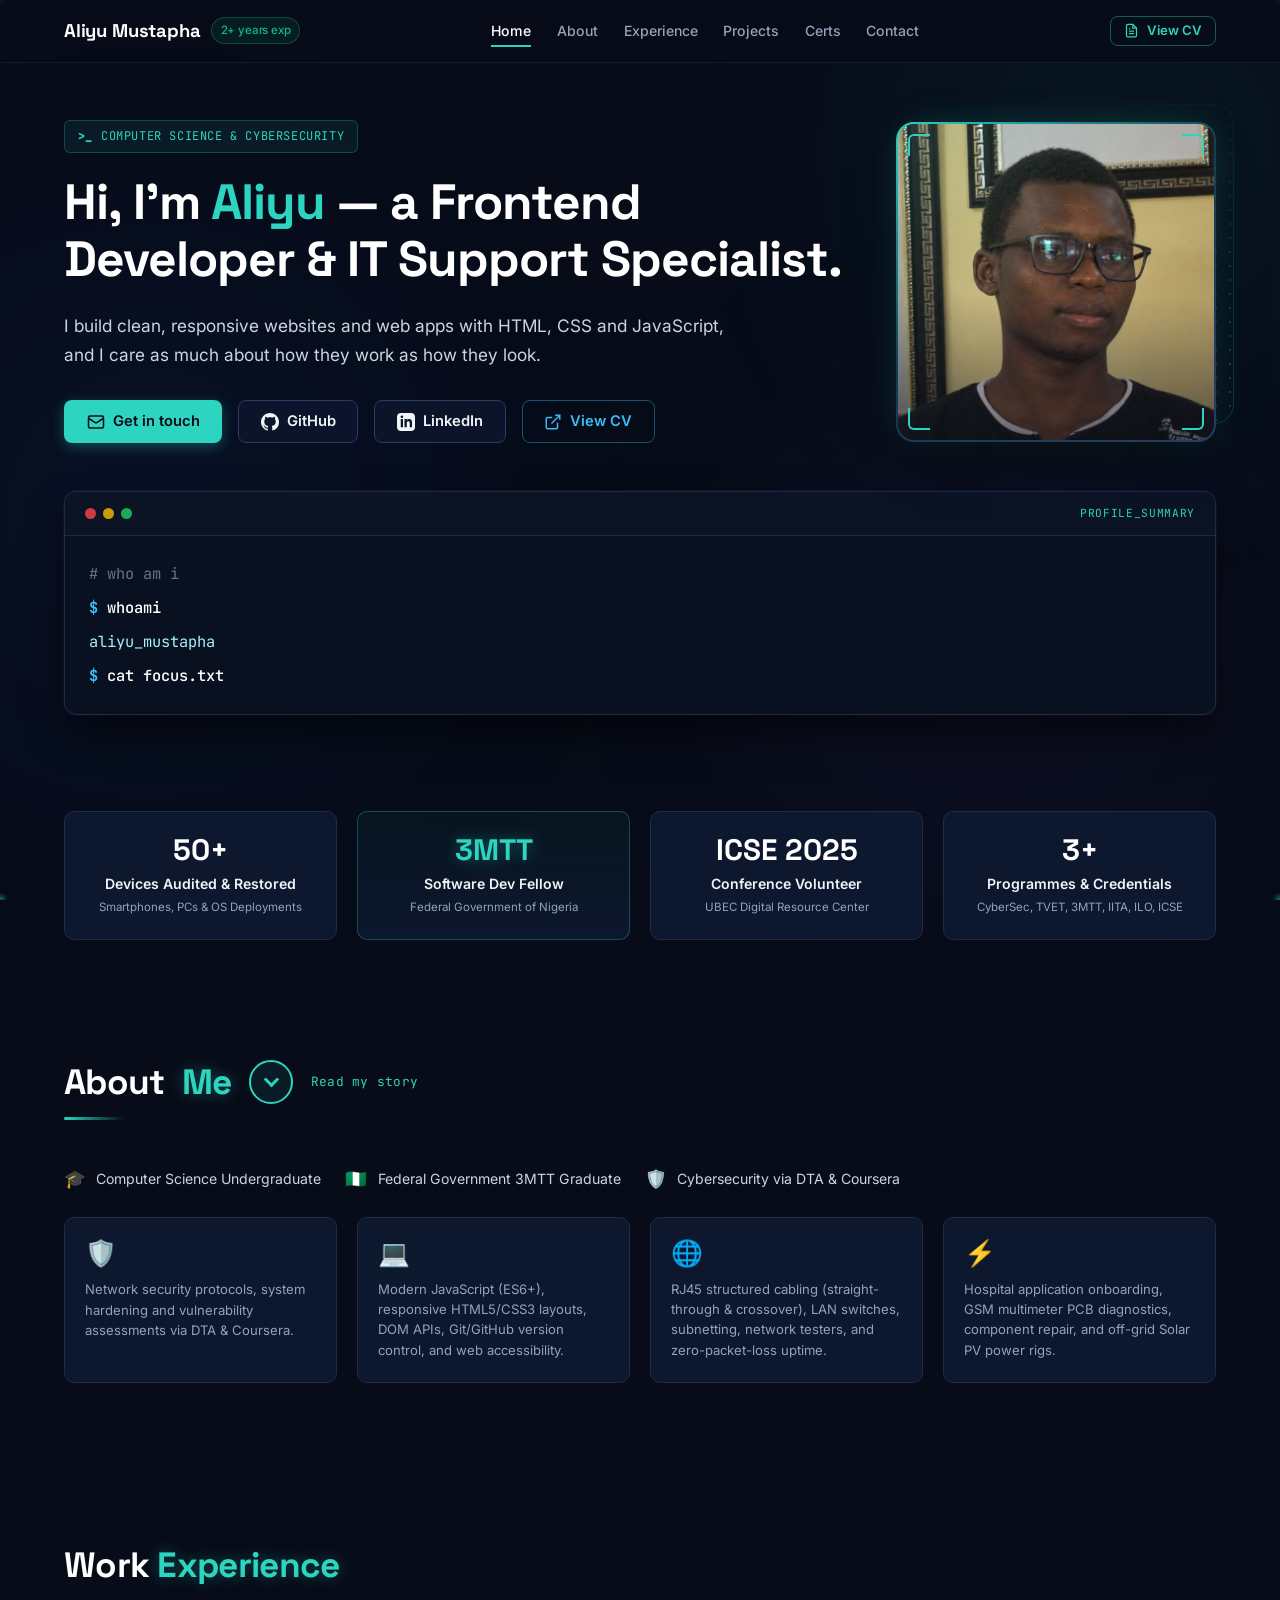
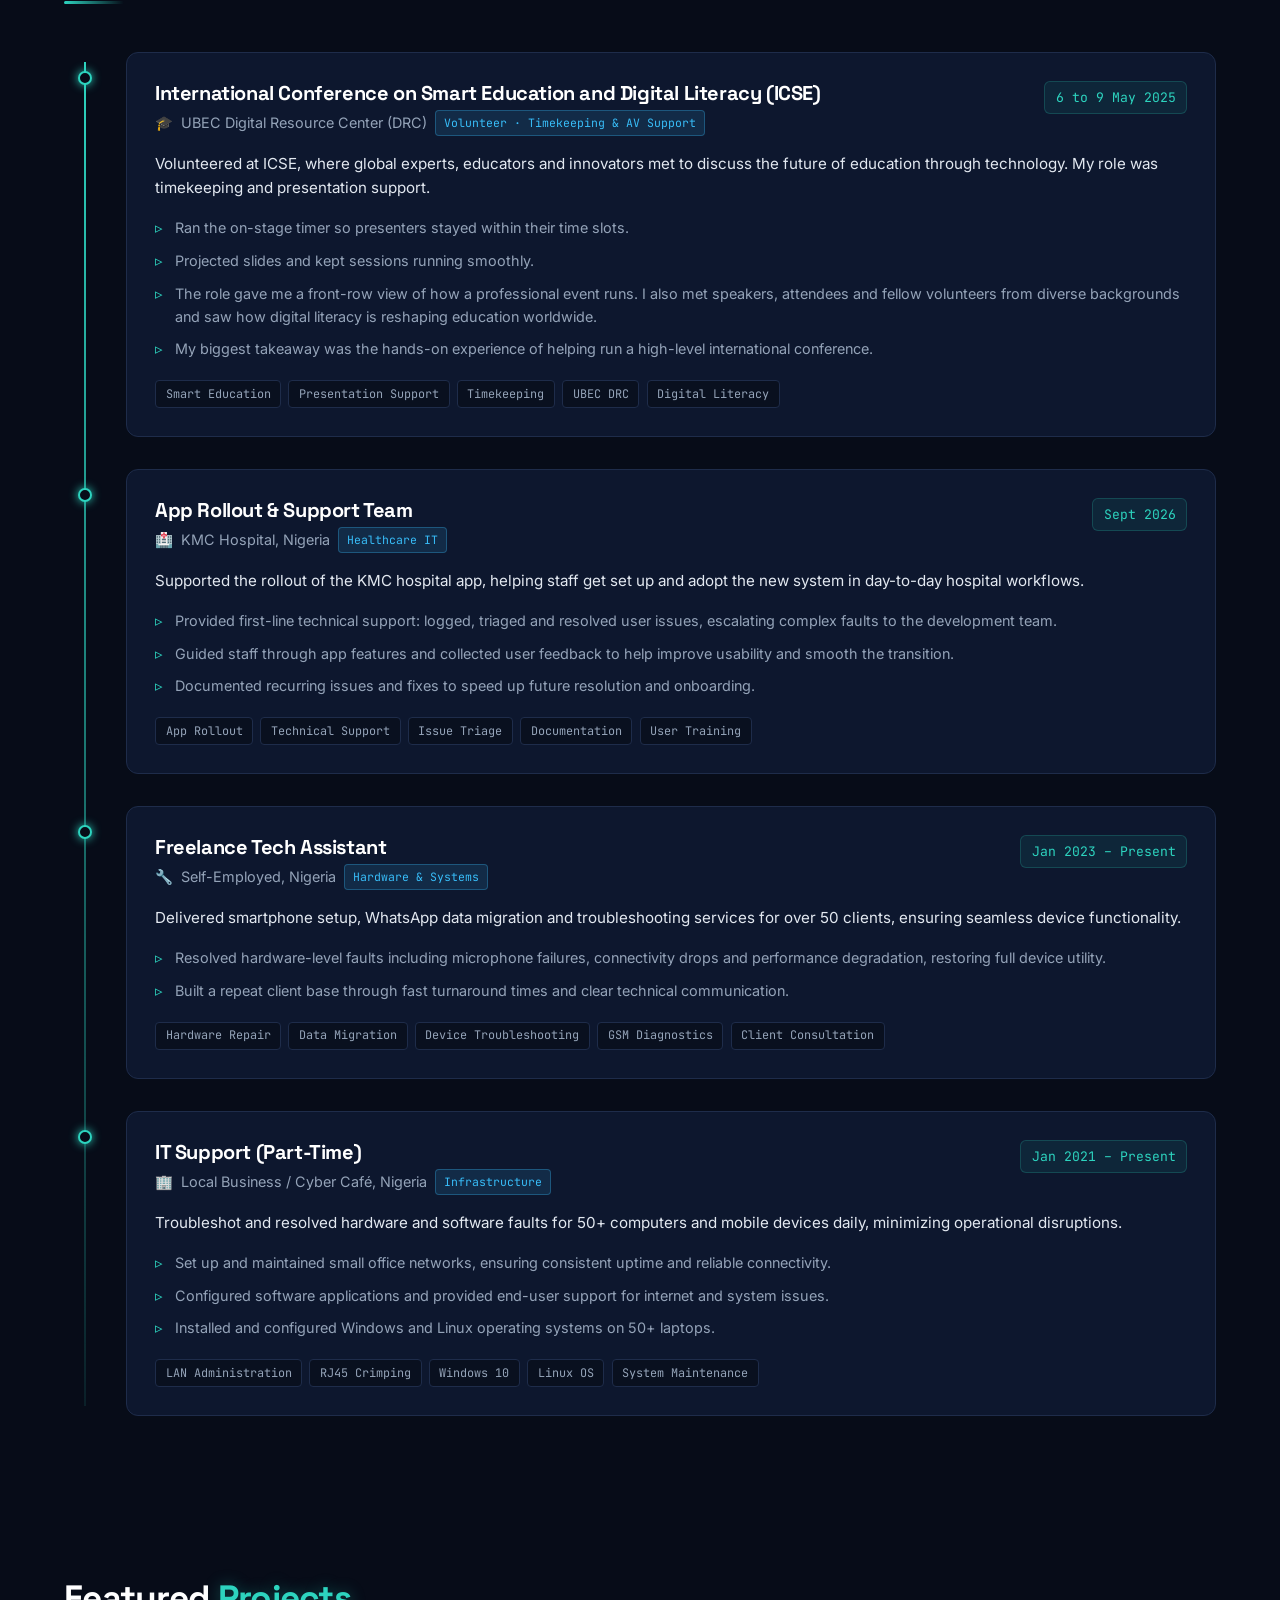
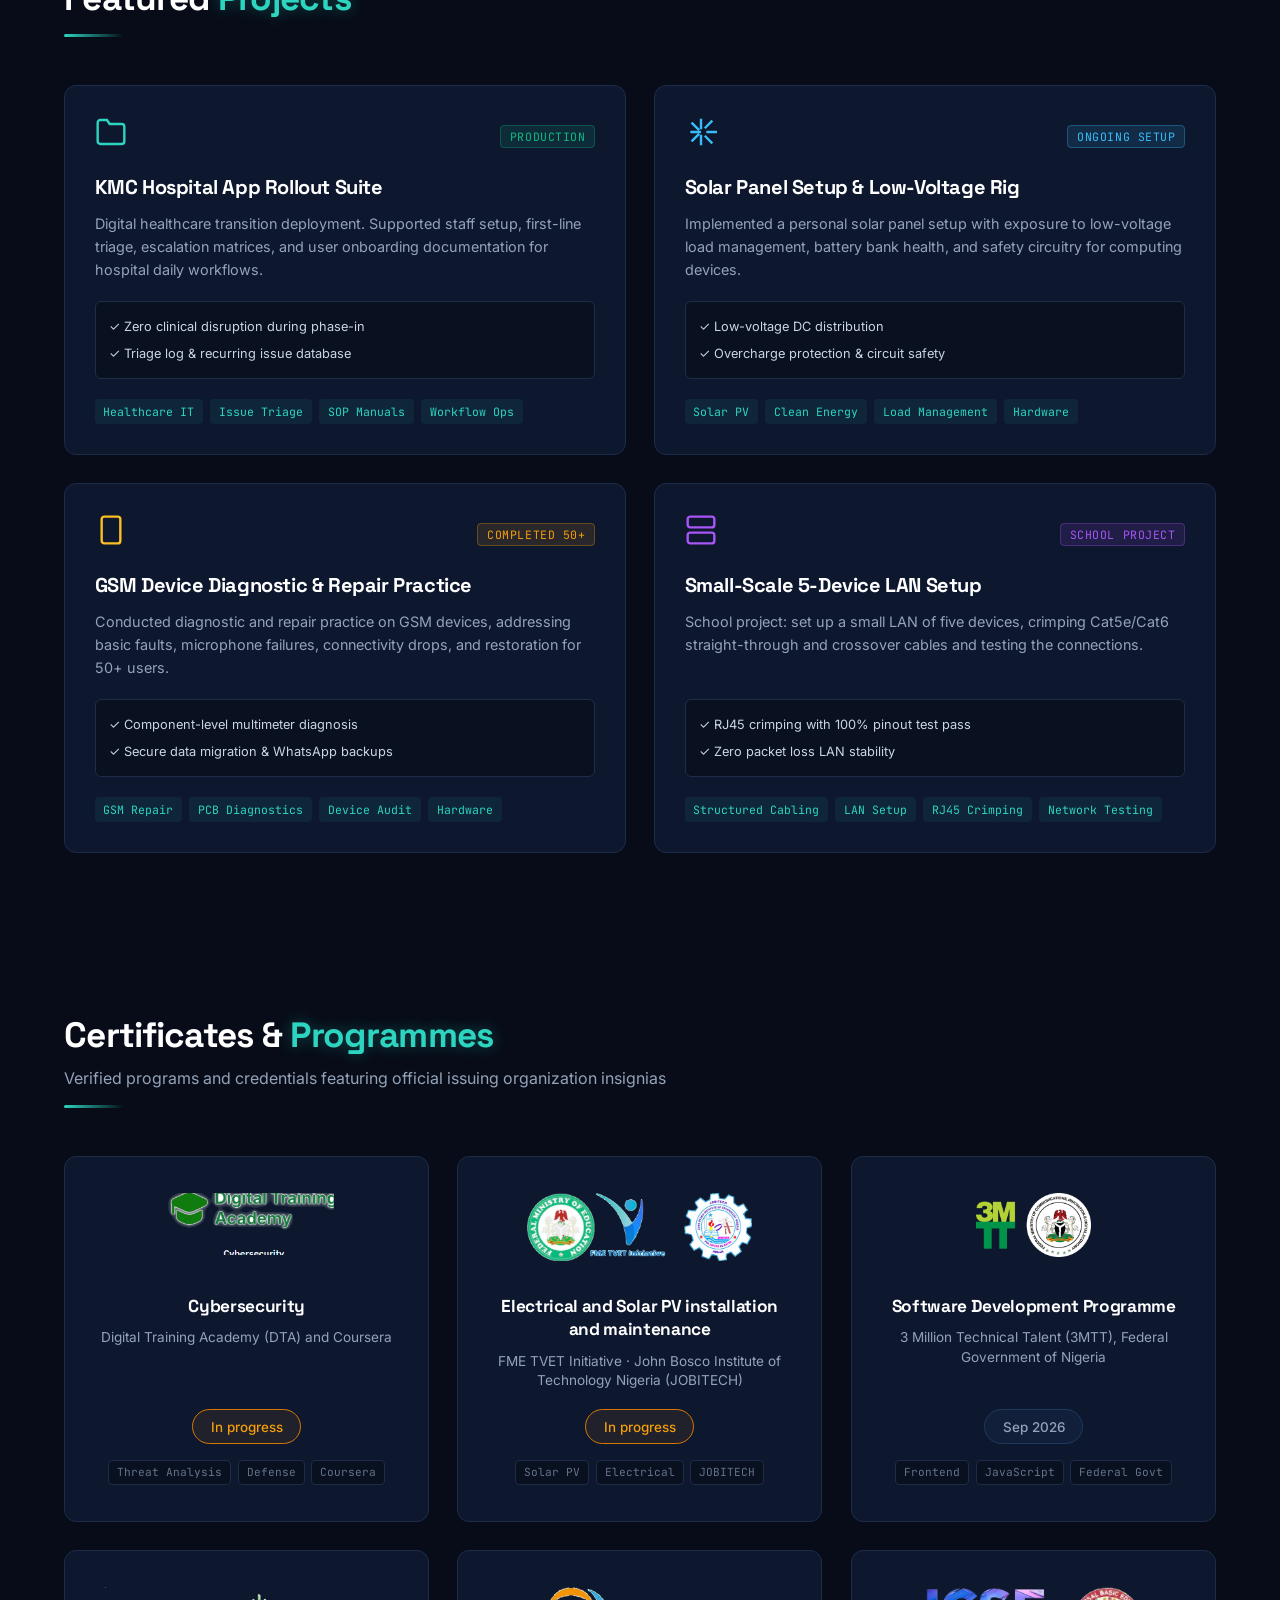
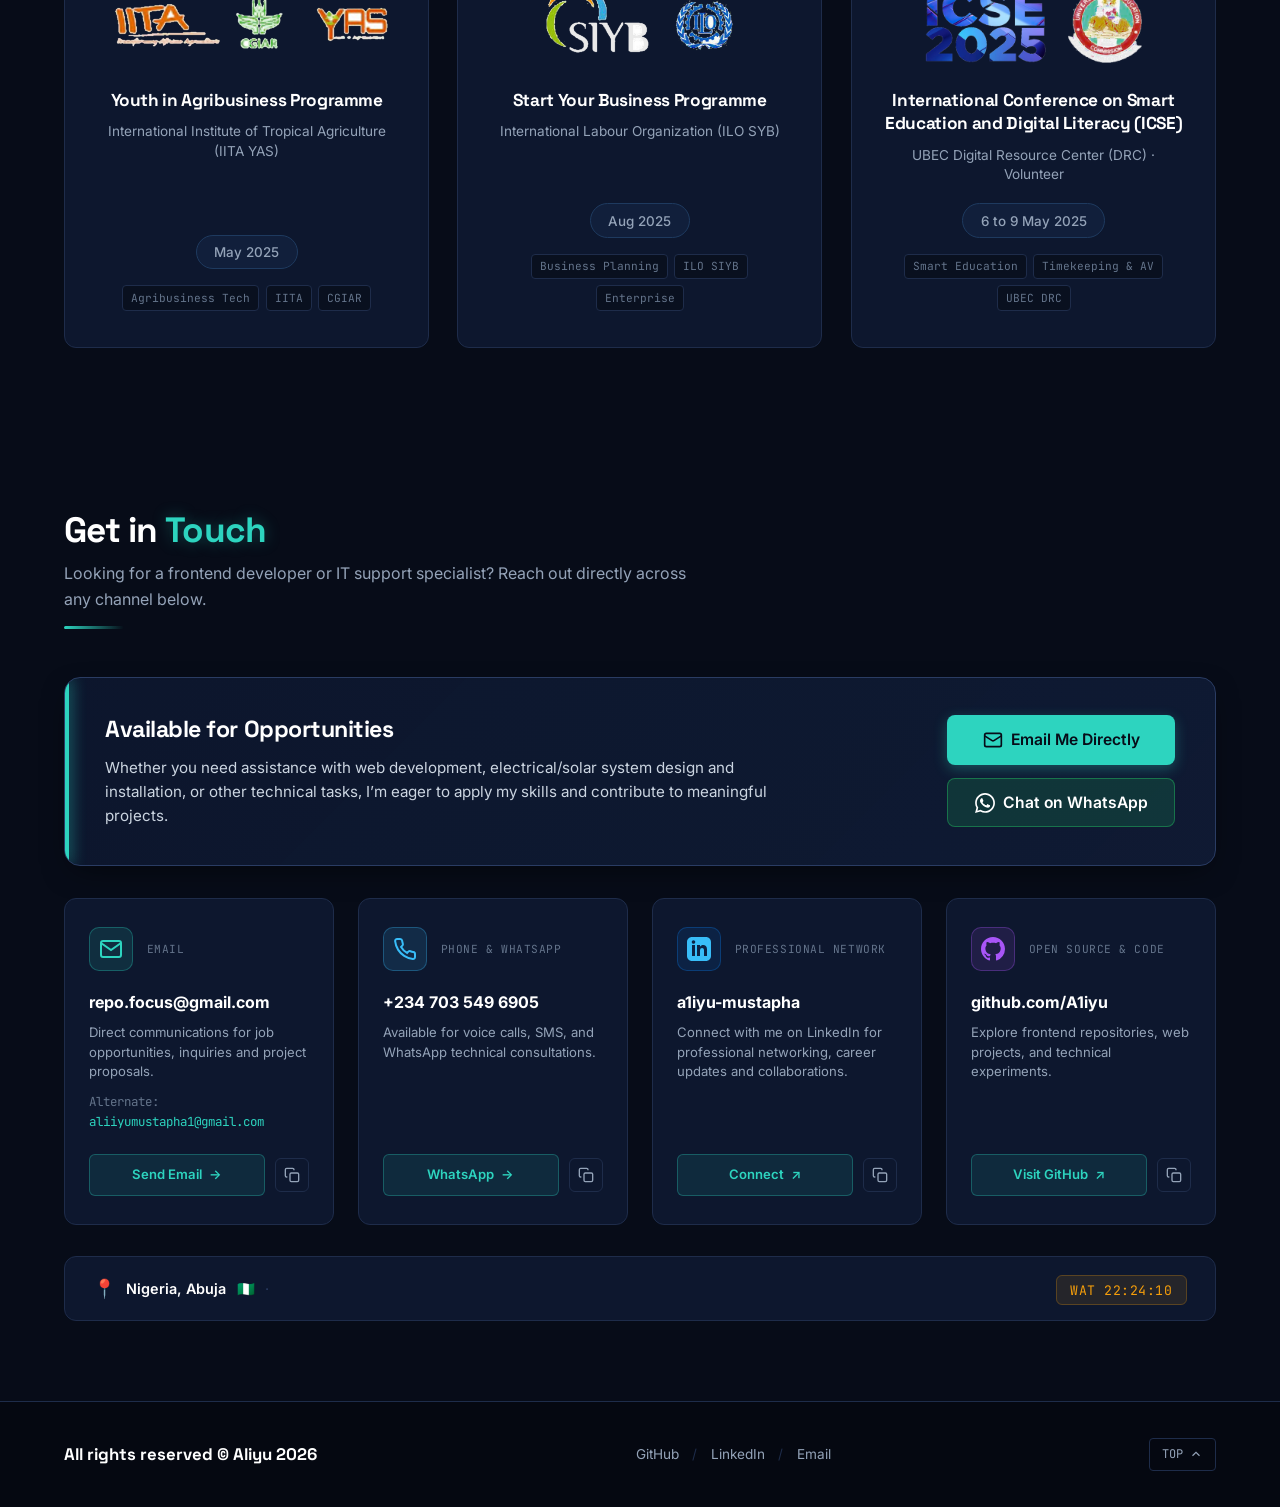
<file: index.html>
<!DOCTYPE html>
<html lang="en">

<head>
  <meta charset="UTF-8">
  <meta name="viewport" content="width=device-width, initial-scale=1.0">
  <title>Aliyu Mustapha Abdulhamid</title>
  <meta name="description"
    content="Portfolio of Aliyu Mustapha Abdulhamid - Computer Science undergraduate, Frontend Developer, IT Support Specialist, and Cybersecurity enthusiast based in Nigeria.">
  <meta name="keywords"
    content="Aliyu Mustapha Abdulhamid, Frontend Developer, IT Support, Cybersecurity, 3MTT, Nigeria, Web Development, Networking">
  <meta name="author" content="Aliyu Mustapha Abdulhamid">

  <!-- Open Graph -->
  <meta property="og:title" content="Aliyu Mustapha Abdulhamid | Portfolio">
  <meta property="og:description"
    content="Computer Science undergraduate and frontend developer in Nigeria, with hands-on IT support, hospital app rollout support and a growing focus on cybersecurity.">
  <meta property="og:type" content="website">

  <!-- Favicon -->
  <link rel="icon" type="image/png" sizes="32x32" href="assets/favicon-32.png">
  <link rel="icon" type="image/png" sizes="48x48" href="assets/favicon-48.png">
  <link rel="shortcut icon" href="assets/favicon.ico">
  <link rel="apple-touch-icon" sizes="180x180" href="assets/apple-touch-icon.png">

  <!-- Google Fonts: Inter, Space Grotesk, JetBrains Mono -->
  <link rel="preconnect" href="https://fonts.googleapis.com">
  <link rel="preconnect" href="https://fonts.gstatic.com" crossorigin>
  <link
    href="https://fonts.googleapis.com/css2?family=Inter:wght@300;400;500;600;700&family=JetBrains+Mono:ital,wght@0,300;0,400;0,500;0,700;1,400&family=Space+Grotesk:wght@500;600;700&display=swap"
    rel="stylesheet">

  <!-- Stylesheet -->
  <link rel="stylesheet" href="style.css">
</head>

<body class="tech-theme">
  <!-- Matrix / Cyber Particle Background Canvas -->
  <canvas id="cyber-canvas"></canvas>

  <!-- Ambient Glow Blobs -->
  <div class="ambient-glow glow-1"></div>
  <div class="ambient-glow glow-2"></div>
  <div class="ambient-glow glow-3"></div>

  <!-- Navigation Bar (Clean, no numbers, clean brand) -->
  <header class="navbar-wrapper" id="navbar">
    <div class="nav-container">
      <a href="#hero" class="brand-logo" id="nav-brand">
        <span class="brand-title">Aliyu Mustapha</span>
        <span class="status-indicator" title="2+ years of experience">
          <span class="status-text">2+ years exp</span>
        </span>
      </a>

      <!-- Menu without numbers -->
      <nav class="nav-links" id="nav-menu">
        <a href="#hero" class="nav-link active" data-nav="hero">Home</a>
        <a href="#about" class="nav-link" data-nav="about">About</a>
        <a href="#experience" class="nav-link" data-nav="experience">Experience</a>
        <a href="#projects" class="nav-link" data-nav="projects">Projects</a>
        <a href="#certificates" class="nav-link" data-nav="certificates">Certs</a>
        <a href="#contact" class="nav-link" data-nav="contact">Contact</a>
      </nav>

      <div class="nav-actions">
        <!-- Opens CV in new tab -->
        <a href="assets/Aliyu_Mustapha_CV.pdf" target="_blank" rel="noopener noreferrer"
          class="btn btn-sm btn-outline-cyan" id="nav-resume-btn" title="Open CV in new tab">
          <svg class="icon" viewBox="0 0 24 24" width="15" height="15" fill="none" stroke="currentColor"
            stroke-width="2">
            <path d="M14 2H6a2 2 0 0 0-2 2v16a2 2 0 0 0 2 2h12a2 2 0 0 0 2-2V8z"></path>
            <polyline points="14 2 14 8 20 8"></polyline>
            <line x1="16" y1="13" x2="8" y2="13"></line>
            <line x1="16" y1="17" x2="8" y2="17"></line>
            <polyline points="10 9 9 9 8 9"></polyline>
          </svg>
          <span>View CV</span>
        </a>
        <button class="mobile-toggle" id="mobile-toggle" aria-label="Toggle Navigation Menu">
          <span class="bar"></span>
          <span class="bar"></span>
          <span class="bar"></span>
        </button>
      </div>
    </div>
  </header>

  <main>
    <!-- HERO SECTION (MATCHING IMAGE 1) -->
    <section class="hero-section" id="hero">
      <div class="container hero-container">

        <div class="hero-top">
          <!-- Hero Introduction Text (Exact text from Image 1) -->
          <div class="hero-intro">
            <div class="hero-badge">
              <span class="terminal-icon">&gt;_</span>
              <span>COMPUTER SCIENCE &amp; CYBERSECURITY</span>
            </div>

            <h1 class="hero-headline">Hi, I&rsquo;m <span class="hl-name">Aliyu</span> &mdash; a Frontend Developer
              &amp; IT Support Specialist.</h1>

            <p class="hero-lead">I build clean, responsive websites and web apps with HTML, CSS and JavaScript, and I
              care as much about how they work as how they look.</p>

            <div class="hero-actions">
              <a href="#contact" class="btn btn-primary-teal" id="hero-get-in-touch">
                <svg class="btn-icon" viewBox="0 0 24 24" width="18" height="18" fill="none" stroke="currentColor"
                  stroke-width="2">
                  <rect x="2" y="4" width="20" height="16" rx="2"></rect>
                  <path d="m22 7-8.97 5.7a1.94 1.94 0 0 1-2.06 0L2 7"></path>
                </svg>
                <span>Get in touch</span>
              </a>

              <a href="https://github.com/A1iyu" target="_blank" rel="noopener noreferrer" class="btn btn-github"
                id="hero-github-link">
                <svg class="btn-icon" viewBox="0 0 24 24" width="18" height="18" fill="currentColor">
                  <path
                    d="M12 0C5.37 0 0 5.37 0 12c0 5.31 3.435 9.795 8.205 11.385.6.105.825-.255.825-.57 0-.285-.015-1.23-.015-2.235-3.015.555-3.795-.735-4.035-1.41-.135-.345-.72-1.41-1.23-1.695-.42-.225-1.02-.78-.015-.795.945-.015 1.62.87 1.845 1.23 1.08 1.815 2.805 1.305 3.495.99.105-.78.42-1.305.765-1.605-2.67-.3-5.46-1.335-5.46-5.925 0-1.305.465-2.385 1.23-3.225-.12-.3-.54-1.53.12-3.18 0 0 1.005-.315 3.3 1.23.96-.27 1.98-.405 3-.405s2.04.135 3 .405c2.295-1.56 3.3-1.23 3.3-1.23.66 1.65.24 2.88.12 3.18.765.84 1.23 1.905 1.23 3.225 0 4.605-2.805 5.625-5.475 5.925.435.375.81 1.095.81 2.22 0 1.605-.015 2.895-.015 3.3 0 .315.225.69.825.57A12.02 12.02 0 0 0 24 12c0-6.63-5.37-12-12-12z" />
                </svg>
                <span>GitHub</span>
              </a>

              <!-- LinkedIn Link -->
              <a href="https://www.linkedin.com/in/a1iyu-mustapha" target="_blank" rel="noopener noreferrer"
                class="btn btn-linkedin" id="hero-linkedin-link">
                <svg class="btn-icon" viewBox="0 0 24 24" width="18" height="18" fill="currentColor">
                  <path
                    d="M19 0h-14c-2.761 0-5 2.239-5 5v14c0 2.761 2.239 5 5 5h14c2.762 0 5-2.239 5-5v-14c0-2.761-2.238-5-5-5zm-11 19h-3v-11h3v11zm-1.5-12.268c-.966 0-1.75-.79-1.75-1.764s.784-1.764 1.75-1.764 1.75.79 1.75 1.764-.783 1.764-1.75 1.764zm13.5 12.268h-3v-5.604c0-3.368-4-3.113-4 0v5.604h-3v-11h3v1.765c1.396-2.586 7-2.777 7 2.476v6.759z" />
                </svg>
                <span>LinkedIn</span>
              </a>

              <!-- View CV in new tab -->
              <a href="assets/Aliyu_Mustapha_CV.pdf" target="_blank" rel="noopener noreferrer"
                class="btn btn-outline-cyber" id="hero-view-cv">
                <svg class="btn-icon" viewBox="0 0 24 24" width="18" height="18" fill="none" stroke="currentColor"
                  stroke-width="2">
                  <path d="M18 13v6a2 2 0 0 1-2 2H5a2 2 0 0 1-2-2V8a2 2 0 0 1 2-2h6"></path>
                  <polyline points="15 3 21 3 21 9"></polyline>
                  <line x1="10" y1="14" x2="21" y2="3"></line>
                </svg>
                <span>View CV</span>
              </a>
            </div>
          </div>


          <!-- Profile photo with tech-styled frame -->
          <figure class="profile-frame" id="profile-frame">
            <div class="profile-grid-bg" aria-hidden="true"></div>
            <div class="profile-photo-wrap">
              <img src="assets/profile.jpg" alt="Portrait of Aliyu Mustapha" class="profile-photo" width="640"
                height="640" fetchpriority="high">
              <span class="profile-scan" aria-hidden="true"></span>
              <span class="corner corner-tl" aria-hidden="true"></span>
              <span class="corner corner-tr" aria-hidden="true"></span>
              <span class="corner corner-bl" aria-hidden="true"></span>
              <span class="corner corner-br" aria-hidden="true"></span>
            </div>
          </figure>
        </div>

        <!-- Terminal Styled Summary Window (Clean, focused on about me, matching Image 1) -->
        <div class="terminal-wrapper" id="terminal-container">
          <div class="terminal-window">

            <!-- Window Titlebar with 3 dots -->
            <div class="terminal-header">
              <div class="terminal-dots">
                <span class="dot dot-red" title="Close"></span>
                <span class="dot dot-yellow" title="Minimize"></span>
                <span class="dot dot-green" title="Maximize"></span>
              </div>
              <div class="terminal-header-meta">PROFILE_SUMMARY</div>
            </div>

            <!-- Terminal Screen Body (Summary of About Me, exactly like Image 1) -->
            <div class="terminal-body" id="terminal-screen">
              <div class="terminal-lines" id="terminal-content">
                <div class="term-line term-comment"># who am i</div>
                <div class="term-line term-cmd"><span class="prompt-sym">$</span><span class="cmd-text">whoami</span>
                </div>
                <div class="term-line term-output term-output-whoami">aliyu_mustapha</div>
                <div class="term-line term-cmd"><span class="prompt-sym">$</span><span class="cmd-text">cat
                    focus.txt</span></div>
                <div class="term-line term-output term-output-focus">frontend · it-support · cybersec</div>
                <div class="term-line term-cmd"><span class="prompt-sym">$</span><span class="cmd-text">ls
                    skills/</span></div>
                <div class="term-line term-output term-output-skills">javascript html-css git networking repair</div>
                <div class="term-line term-cmd"><span class="prompt-sym">$</span><span class="cmd-text">status</span>
                </div>
                <div class="term-line term-output term-output-status">3MTT software dev: active</div>
                <div class="term-line term-cursor-line"><span class="terminal-cursor">█</span></div>
              </div>
            </div>

          </div>
        </div>

      </div>
    </section>

    <!-- KEY STATS / TECH HIGHLIGHTS STRIP -->
    <section class="stats-strip">
      <div class="container stats-grid">
        <div class="stat-card">
          <div class="stat-val">50+</div>
          <div class="stat-label">Devices Audited &amp; Restored</div>
          <div class="stat-sub">Smartphones, PCs &amp; OS Deployments</div>
        </div>
        <div class="stat-card highlight">
          <div class="stat-val">3MTT</div>
          <div class="stat-label">Software Dev Fellow</div>
          <div class="stat-sub">Federal Government of Nigeria</div>
        </div>
        <div class="stat-card">
          <div class="stat-val">ICSE 2025</div>
          <div class="stat-label">Conference Volunteer</div>
          <div class="stat-sub">UBEC Digital Resource Center</div>
        </div>
        <div class="stat-card">
          <div class="stat-val">3+</div>
          <div class="stat-label">Programmes &amp; Credentials</div>
          <div class="stat-sub">CyberSec, TVET, 3MTT, IITA, ILO, ICSE</div>
        </div>
      </div>
    </section>

    <!-- ABOUT SECTION (EXPANDED TO FILL FULL WIDTH - CONTACT INFO REMOVED AS REQUESTED) -->
    <section class="section about-section" id="about">
      <div class="container">
        <!-- About Me: click the bar to open a winding story path (notes + pictures). Photos: about-data.js -->
        <div class="about-journey" id="about-journey">
          <div class="section-header journey-header">
            <h2 class="section-title">
              <button class="journey-toggle" id="journey-toggle" aria-expanded="false"
                aria-controls="journey-panel">About <span class="text-cyan">Me</span><span class="journey-cue"
                  aria-hidden="true"><span class="chapter-chevron"></span></span><span class="journey-label">Read my
                  story</span></button>
            </h2>
            <div class="section-line"></div>
          </div>
          <div class="journey-panel" id="journey-panel" inert>
            <div class="journey-inner">
              <div class="journey-track" id="journey-track">
                <article class="stop" data-ch="1">
                  <span class="stop-node" aria-hidden="true"></span>
                  <div class="stop-note">
                    <h3 class="stop-title">Where Curiosity Met Creativity</h3>
                    <div class="stop-text">
                      <p>Growing up, I was fascinated by cartoons, especially Dexter’s Laboratory. Watching Dexter build
                        all sorts of inventions sparked something in me. I wanted to create things of my own, even
                        before I fully understood how they worked.</p>
                      <p>I started dismantling broken toys, scavenging for useful parts like motors, switches, and
                        lights, and using them to build my own little creations. Not everything worked as planned, but I
                        enjoyed experimenting, figuring things out, and discovering what I could make from what I had.
                      </p>
                      <p>I also grew up in a home where computers and technology were part of the environment. You could
                        say we were a family of computer geeks. Growing up in that environment made computers and
                        technology a familiar part of my world, giving my curiosity even more room to grow.</p>
                      <p>While technology was a shared interest in our family, I gradually found my own way of
                        expressing it. At home, I became the unofficial handyman, the person ready to investigate almost
                        anything that needed fixing. From electronics to broken door handles, blocked sinks, and faulty
                        taps, I was always willing to give it a try. Somehow, no matter what was broken, I was usually
                        the one expected to look into it!</p>
                      <p>Looking back, these were just ordinary parts of growing up, but they give a glimpse of where
                        some of my interests began. I didn’t have a clear career path in mind back then. I was simply
                        curious about how things worked, interested in trying things for myself, and figuring things out
                        as I went along.</p>
                    </div>
                  </div>
                  <div class="stop-photo"></div>
                </article>
                <article class="stop" data-ch="2">
                  <span class="stop-node" aria-hidden="true"></span>
                  <div class="stop-note">
                    <h3 class="stop-title">When the Plan Changed</h3>
                    <div class="stop-text">
                      <p>My first step into university life was at Abubakar Tafawa Balewa University (ATBU), Bauchi,
                        where I went to study Electrical Engineering.</p>
                      <p>Circumstances made attending in person difficult, and I sometimes struggled to keep up with
                        lectures.</p>
                      <p>Eventually, I had to take a step back and consider my options. I began exploring other ways to
                        continue my education, and that search led me to the National Open University of Nigeria (NOUN).
                      </p>
                      <p>It wasn’t the route I had originally planned, but it offered another way forward. Looking back,
                        that experience taught me that sometimes moving forward means being willing to reconsider your
                        plans and find a path that better fits your circumstances.</p>
                      <p>My journey took a different direction, but my interest in technology remained. I continued my
                        education through Computer Science, opening the door to explore areas that had interested me for
                        years while discovering new ones along the way.</p>
                    </div>
                  </div>
                  <div class="stop-photo"></div>
                </article>
                <article class="stop" data-ch="3">
                  <span class="stop-node" aria-hidden="true"></span>
                  <div class="stop-note">
                    <h3 class="stop-title">A Different Route, New Possibilities</h3>
                    <div class="stop-text">
                      <p>Joining the National Open University of Nigeria changed more than where I studied. The
                        flexibility it offered gave me room to explore other opportunities alongside my degree,
                        including the 3MTT programme and TVET training in Electrical and Solar Installation.</p>
                      <p>Sometimes, I look back and wonder if things happened the way they were meant to. I had
                        initially set out to study Electrical Engineering at ATBU, but circumstances led me down a
                        different path. Yet, somehow, I found myself learning about electrical systems again, this time
                        through hands-on training.</p>
                      <p>Through TVET, I’m getting the opportunity to work with electrical installations and solar
                        systems, connecting what I learn with practical experience. For me, there’s something valuable
                        about being able to handle the tools, work with actual components, and see how things come
                        together beyond what can be learned from theory alone.</p>
                      <p>In a way, it feels like a part of my original plan found its way back into my life, just
                        through a different door.</p>
                      <p>At the same time, 3MTT opened another avenue for me to explore software development and build
                        my skills in technology. Rather than following just one path, I’ve been able to learn across
                        different fields, discover new interests, and find ways to connect them.</p>
                      <p>I don’t know if I would have had these same experiences if everything had gone according to my
                        original plan. But I’m learning that a change of direction doesn’t always mean losing sight of
                        where you wanted to go. Sometimes, it leads you to opportunities you might never have considered
                        otherwise.</p>
                    </div>
                  </div>
                  <div class="stop-photo"></div>
                </article>
                <article class="stop" data-ch="4">
                  <span class="stop-node" aria-hidden="true"></span>
                  <div class="stop-note">
                    <h3 class="stop-title">Finding My Way into Software Development</h3>
                    <div class="stop-text">
                      <p>Before I joined 3MTT, I had already started exploring programming on my own. I tried learning
                        Python through YouTube tutorials, hoping to build on my interest in computers and understand how
                        software was made. However, self-learning didn’t quite work out the way I had hoped, and I
                        struggled to make the progress I wanted.</p>
                      <p>Rather than letting that be the end of my attempt, I kept looking for another opportunity to
                        learn. That’s how I discovered the 3MTT programme and applied for the Software Development
                        track.</p>
                      <p>The programme introduced me to HTML, CSS, and JavaScript, giving me a starting point in web
                        development. It was a new direction from my initial attempt with Python, and it gave me an
                        opportunity to approach programming through building for the web.</p>
                      <p>Completing the programme and receiving my certificate was an important milestone for me. It
                        represented more than just finishing a training programme; it was a step forward from my earlier
                        attempts to learn programming independently.</p>
                      <p>My journey in software development is still ongoing, but 3MTT helped me move from watching
                        tutorials and trying to figure things out alone towards learning through a more structured
                        programme and putting those skills into practice.</p>
                      <p>It was one of the first steps in a journey that continues to grow as I explore new tools, work
                        on projects, and discover what I can build with what I’ve learned.</p>
                    </div>
                  </div>
                  <div class="stop-photo"></div>
                </article>
                <article class="stop" data-ch="5">
                  <span class="stop-node" aria-hidden="true"></span>
                  <div class="stop-note">
                    <h3 class="stop-title">From Building Software to Securing It</h3>
                    <div class="stop-text">
                      <p>My journey into technology began taking shape through software development. Through 3MTT, I was
                        introduced to web technologies like HTML, CSS, and JavaScript, and I began exploring how
                        applications are built. But as my interest in technology grew, I became curious about another
                        side of it: security.</p>
                      <p>Building software is one thing; understanding how to keep systems and the information they
                        handle secure is another. That curiosity led me towards cybersecurity, a field I’m now exploring
                        through the Digital Training Academy (DTA) programme and Coursera-based learning.</p>
                      <p>It’s a shift in focus, but not a complete departure from where I started. Software development
                        introduced me to the process of building digital solutions, while cybersecurity is opening my
                        eyes to the importance of protecting them.</p>
                      <p>I’m still learning and discovering which areas of cybersecurity interest me most. For now, this
                        is another step in my journey, expanding my understanding of technology beyond creating
                        applications to thinking about their security, too.</p>
                    </div>
                  </div>
                  <div class="stop-photo"></div>
                </article>
                <article class="stop" data-ch="6">
                  <span class="stop-node" aria-hidden="true"></span>
                  <div class="stop-note">
                    <h3 class="stop-title">Me Outside School and Work</h3>
                    <p class="stop-tag">Hobbies and likes</p>
                    <div class="stop-text">
                      <p>Outside school and work, I love playing table tennis, watching anime, and gaming. I enjoy games
                        like Call of Duty, Halo, and Need for Speed, and my siblings and I sometimes turn gaming
                        sessions into friendly competitions.</p>
                      <div class="chapter-pills">
                        <span class="pill">🏓 Table tennis</span>
                        <span class="pill">🎌 Anime</span>
                        <span class="pill">🎮 Call of Duty</span>
                        <span class="pill">🎮 Halo</span>
                        <span class="pill">🏎️ Need for Speed</span>
                        <span class="pill">🎬 Movies</span>
                      </div>
                    </div>
                  </div>
                  <div class="stop-photo"></div>
                </article>
              </div>
            </div>
          </div>
        </div>

        <div class="about-chips">
          <div class="strip-item"><span class="strip-icon">🎓</span><span>Computer Science Undergraduate</span></div>
          <div class="strip-item"><span class="strip-icon">🇳🇬</span><span>Federal Government 3MTT Graduate</span>
          </div>
          <div class="strip-item"><span class="strip-icon">🛡️</span><span>Cybersecurity via DTA &amp; Coursera</span>
          </div>
        </div>

        <!-- 4 Wide Core Technical Pillars Spanning the Full Width -->
        <div class="pillars-expanded-grid">
          <div class="pillar-item">
            <div class="pillar-icon">🛡️</div>
            <div class="pillar-info">
              <p>Network security protocols, system hardening and vulnerability assessments via DTA &amp; Coursera.</p>
            </div>
          </div>
          <div class="pillar-item">
            <div class="pillar-icon">💻</div>
            <div class="pillar-info">
              <p>Modern JavaScript (ES6+), responsive HTML5/CSS3 layouts, DOM APIs, Git/GitHub version control, and web
                accessibility.</p>
            </div>
          </div>
          <div class="pillar-item">
            <div class="pillar-icon">🌐</div>
            <div class="pillar-info">
              <p>RJ45 structured cabling (straight-through &amp; crossover), LAN switches, subnetting, network testers,
                and zero-packet-loss uptime.</p>
            </div>
          </div>
          <div class="pillar-item">
            <div class="pillar-icon">⚡</div>
            <div class="pillar-info">
              <p>Hospital application onboarding, GSM multimeter PCB diagnostics, component repair, and off-grid Solar
                PV power rigs.</p>
            </div>
          </div>
        </div>

      </div>
    </section>

    <!-- WORK EXPERIENCE TIMELINE (INCLUDES ICSE 2025) -->
    <section class="section experience-section" id="experience">
      <div class="container">
        <div class="section-header">
          <h2 class="section-title">Work <span class="text-cyan">Experience</span></h2>
          <div class="section-line"></div>
        </div>

        <div class="timeline">

          <!-- Experience: ICSE 2025 -->
          <div class="timeline-item">
            <div class="timeline-marker">
              <span class="marker-dot"></span>
              <span class="marker-line"></span>
            </div>
            <div class="timeline-content">
              <div class="exp-card">
                <div class="exp-header">
                  <div>
                    <h3 class="exp-title">International Conference on Smart Education and Digital Literacy (ICSE)</h3>
                    <div class="exp-company">
                      <span class="org-icon">🎓</span>
                      <span>UBEC Digital Resource Center (DRC)</span>
                      <span class="badge-role">Volunteer · Timekeeping &amp; AV Support</span>
                    </div>
                  </div>
                  <div class="exp-date">6 to 9 May 2025</div>
                </div>

                <div class="exp-body">
                  <p class="exp-summary">
                    Volunteered at ICSE, where global experts, educators and innovators met to discuss the future of
                    education through technology. My role was timekeeping and presentation support.
                  </p>
                  <ul class="exp-bullets">
                    <li>Ran the on-stage timer so presenters stayed within their time slots.</li>
                    <li>Projected slides and kept sessions running smoothly.</li>
                    <li>The role gave me a front-row view of how a professional event runs. I also met speakers,
                      attendees and fellow volunteers from diverse backgrounds and saw how digital literacy is reshaping
                      education worldwide.</li>
                    <li>My biggest takeaway was the hands-on experience of helping run a high-level international
                      conference.</li>
                  </ul>
                  <div class="tech-tags">
                    <span class="tag">Smart Education</span>
                    <span class="tag">Presentation Support</span>
                    <span class="tag">Timekeeping</span>
                    <span class="tag">UBEC DRC</span>
                    <span class="tag">Digital Literacy</span>
                  </div>
                </div>
              </div>
            </div>
          </div>

          <!-- Experience 1: Hospital App Rollout -->
          <div class="timeline-item">
            <div class="timeline-marker">
              <span class="marker-dot"></span>
              <span class="marker-line"></span>
            </div>
            <div class="timeline-content">
              <div class="exp-card">
                <div class="exp-header">
                  <div>
                    <h3 class="exp-title">App Rollout &amp; Support Team</h3>
                    <div class="exp-company">
                      <span class="org-icon">🏥</span>
                      <span>KMC Hospital, Nigeria</span>
                      <span class="badge-role">Healthcare IT</span>
                    </div>
                  </div>
                  <div class="exp-date">Sept 2026</div>
                </div>

                <div class="exp-body">
                  <p class="exp-summary">
                    Supported the rollout of the KMC hospital app, helping staff get set up and adopt the new system in
                    day-to-day hospital workflows.
                  </p>
                  <ul class="exp-bullets">
                    <li>Provided first-line technical support: logged, triaged and resolved user issues, escalating
                      complex faults to the development team.</li>
                    <li>Guided staff through app features and collected user feedback to help improve usability and
                      smooth the transition.</li>
                    <li>Documented recurring issues and fixes to speed up future resolution and onboarding.</li>
                  </ul>
                  <div class="tech-tags">
                    <span class="tag">App Rollout</span>
                    <span class="tag">Technical Support</span>
                    <span class="tag">Issue Triage</span>
                    <span class="tag">Documentation</span>
                    <span class="tag">User Training</span>
                  </div>
                </div>
              </div>
            </div>
          </div>

          <!-- Experience 2: Freelance Tech Assistant -->
          <div class="timeline-item">
            <div class="timeline-marker">
              <span class="marker-dot"></span>
              <span class="marker-line"></span>
            </div>
            <div class="timeline-content">
              <div class="exp-card">
                <div class="exp-header">
                  <div>
                    <h3 class="exp-title">Freelance Tech Assistant</h3>
                    <div class="exp-company">
                      <span class="org-icon">🔧</span>
                      <span>Self-Employed, Nigeria</span>
                      <span class="badge-role">Hardware &amp; Systems</span>
                    </div>
                  </div>
                  <div class="exp-date">Jan 2023 – Present</div>
                </div>

                <div class="exp-body">
                  <p class="exp-summary">
                    Delivered smartphone setup, WhatsApp data migration and troubleshooting services for over 50
                    clients, ensuring seamless device functionality.
                  </p>
                  <ul class="exp-bullets">
                    <li>Resolved hardware-level faults including microphone failures, connectivity drops and performance
                      degradation, restoring full device utility.</li>
                    <li>Built a repeat client base through fast turnaround times and clear technical communication.</li>
                  </ul>
                  <div class="tech-tags">
                    <span class="tag">Hardware Repair</span>
                    <span class="tag">Data Migration</span>
                    <span class="tag">Device Troubleshooting</span>
                    <span class="tag">GSM Diagnostics</span>
                    <span class="tag">Client Consultation</span>
                  </div>
                </div>
              </div>
            </div>
          </div>

          <!-- Experience 3: IT Support (Part-Time) -->
          <div class="timeline-item">
            <div class="timeline-marker">
              <span class="marker-dot"></span>
              <span class="marker-line"></span>
            </div>
            <div class="timeline-content">
              <div class="exp-card">
                <div class="exp-header">
                  <div>
                    <h3 class="exp-title">IT Support (Part-Time)</h3>
                    <div class="exp-company">
                      <span class="org-icon">🏢</span>
                      <span>Local Business / Cyber Café, Nigeria</span>
                      <span class="badge-role">Infrastructure</span>
                    </div>
                  </div>
                  <div class="exp-date">Jan 2021 – Present</div>
                </div>

                <div class="exp-body">
                  <p class="exp-summary">
                    Troubleshot and resolved hardware and software faults for 50+ computers and mobile devices daily,
                    minimizing operational disruptions.
                  </p>
                  <ul class="exp-bullets">
                    <li>Set up and maintained small office networks, ensuring consistent uptime and reliable
                      connectivity.</li>
                    <li>Configured software applications and provided end-user support for internet and system issues.
                    </li>
                    <li>Installed and configured Windows and Linux operating systems on 50+ laptops.</li>
                  </ul>
                  <div class="tech-tags">
                    <span class="tag">LAN Administration</span>
                    <span class="tag">RJ45 Crimping</span>
                    <span class="tag">Windows 10</span>
                    <span class="tag">Linux OS</span>
                    <span class="tag">System Maintenance</span>
                  </div>
                </div>
              </div>
            </div>
          </div>

        </div>
      </div>
    </section>

    <!-- PROJECTS SHOWCASE -->
    <section class="section projects-section" id="projects">
      <div class="container">
        <div class="section-header">
          <h2 class="section-title">Featured <span class="text-cyan">Projects</span></h2>
          <div class="section-line"></div>
        </div>

        <div class="projects-grid">

          <!-- Project 1 -->
          <div class="project-card">
            <div class="project-top">
              <div class="project-folder">
                <svg viewBox="0 0 24 24" width="32" height="32" fill="none" stroke="#2dd4bf" stroke-width="1.8">
                  <path d="M22 19a2 2 0 0 1-2 2H4a2 2 0 0 1-2-2V5a2 2 0 0 1 2-2h5l2 3h9a2 2 0 0 1 2 2z"></path>
                </svg>
              </div>
              <div class="project-links">
                <span class="project-status-tag active">Production</span>
              </div>
            </div>
            <h3 class="project-title">KMC Hospital App Rollout Suite</h3>
            <p class="project-desc">
              Digital healthcare transition deployment. Supported staff setup, first-line triage, escalation matrices,
              and user onboarding documentation for hospital daily workflows.
            </p>
            <div class="project-highlights">
              <div class="highlight-item">✓ Zero clinical disruption during phase-in</div>
              <div class="highlight-item">✓ Triage log &amp; recurring issue database</div>
            </div>
            <div class="project-tags">
              <span>Healthcare IT</span>
              <span>Issue Triage</span>
              <span>SOP Manuals</span>
              <span>Workflow Ops</span>
            </div>
          </div>

          <!-- Project 2 -->
          <div class="project-card">
            <div class="project-top">
              <div class="project-folder">
                <svg viewBox="0 0 24 24" width="32" height="32" fill="none" stroke="#38bdf8" stroke-width="1.8">
                  <path
                    d="M12 2v8m0 4v8m-8-10h8m4 0h8M4.93 4.93l5.66 5.66m4.24 4.24 5.66 5.66M4.93 19.07l5.66-5.66m4.24-4.24 5.66-5.66" />
                </svg>
              </div>
              <div class="project-links">
                <span class="project-status-tag ongoing">Ongoing Setup</span>
              </div>
            </div>
            <h3 class="project-title">Solar Panel Setup &amp; Low-Voltage Rig</h3>
            <p class="project-desc">
              Implemented a personal solar panel setup with exposure to low-voltage load management, battery bank
              health, and safety circuitry for computing devices.
            </p>
            <div class="project-highlights">
              <div class="highlight-item">✓ Low-voltage DC distribution</div>
              <div class="highlight-item">✓ Overcharge protection &amp; circuit safety</div>
            </div>
            <div class="project-tags">
              <span>Solar PV</span>
              <span>Clean Energy</span>
              <span>Load Management</span>
              <span>Hardware</span>
            </div>
          </div>

          <!-- Project 3 -->
          <div class="project-card">
            <div class="project-top">
              <div class="project-folder">
                <svg viewBox="0 0 24 24" width="32" height="32" fill="none" stroke="#fbbf24" stroke-width="1.8">
                  <rect x="5" y="2" width="14" height="20" rx="2" ry="2"></rect>
                  <line x1="12" y1="18" x2="12.01" y2="18"></line>
                </svg>
              </div>
              <div class="project-links">
                <span class="project-status-tag completed">Completed 50+</span>
              </div>
            </div>
            <h3 class="project-title">GSM Device Diagnostic &amp; Repair Practice</h3>
            <p class="project-desc">
              Conducted diagnostic and repair practice on GSM devices, addressing basic faults, microphone failures,
              connectivity drops, and restoration for 50+ users.
            </p>
            <div class="project-highlights">
              <div class="highlight-item">✓ Component-level multimeter diagnosis</div>
              <div class="highlight-item">✓ Secure data migration &amp; WhatsApp backups</div>
            </div>
            <div class="project-tags">
              <span>GSM Repair</span>
              <span>PCB Diagnostics</span>
              <span>Device Audit</span>
              <span>Hardware</span>
            </div>
          </div>

          <!-- Project 4 -->
          <div class="project-card">
            <div class="project-top">
              <div class="project-folder">
                <svg viewBox="0 0 24 24" width="32" height="32" fill="none" stroke="#a855f7" stroke-width="1.8">
                  <rect x="2" y="2" width="20" height="8" rx="2" ry="2"></rect>
                  <rect x="2" y="14" width="20" height="8" rx="2" ry="2"></rect>
                  <line x1="6" y1="6" x2="6.01" y2="6"></line>
                  <line x1="6" y1="18" x2="6.01" y2="18"></line>
                </svg>
              </div>
              <div class="project-links">
                <span class="project-status-tag verified">School project</span>
              </div>
            </div>
            <h3 class="project-title">Small-Scale 5-Device LAN Setup</h3>
            <p class="project-desc">
              School project: set up a small LAN of five devices, crimping Cat5e/Cat6 straight-through and crossover
              cables and testing the connections.
            </p>
            <div class="project-highlights">
              <div class="highlight-item">✓ RJ45 crimping with 100% pinout test pass</div>
              <div class="highlight-item">✓ Zero packet loss LAN stability</div>
            </div>
            <div class="project-tags">
              <span>Structured Cabling</span>
              <span>LAN Setup</span>
              <span>RJ45 Crimping</span>
              <span>Network Testing</span>
            </div>
          </div>

        </div>
      </div>
    </section>

    <!-- CERTIFICATES & PROGRAMMES (ALL LOGOS WITH ZERO BACKGROUND AND ZERO GLOW) -->
    <section class="section certificates-section" id="certificates">
      <div class="container">
        <div class="section-header">
          <h2 class="section-title">Certificates &amp; <span class="text-cyan">Programmes</span></h2>
          <p class="section-subtitle">Verified programs and credentials featuring official issuing organization
            insignias</p>
          <div class="section-line"></div>
        </div>

        <!-- Symmetrical 6-Card Grid with clean transparent vector logos -->
        <div class="certs-grid">

          <!-- Card 1: Cybersecurity (Digital Training Academy & Coursera) - Clean transparent SVG -->
          <a class="cert-card" href="cert-details.html?id=dta" aria-label="View more details about this credential">
            <div class="cert-logo-container">
              <img src="assets/logo_dta.png" alt="Digital Training Academy Logo" class="cert-program-logo dta-logo"
                loading="lazy">
            </div>
            <div class="cert-details">
              <h3 class="cert-title">Cybersecurity</h3>
              <p class="cert-issuer">Digital Training Academy (DTA) and Coursera</p>
              <div class="cert-badge-wrapper">
                <span class="cert-status-badge badge-in-progress">In progress</span>
              </div>
              <div class="cert-tags">
                <span>Threat Analysis</span>
                <span>Defense</span>
                <span>Coursera</span>
              </div>
            </div>
            <span class="cert-hover-cta" aria-hidden="true">
              <span class="cert-cta-pill">View more details
                <svg viewBox="0 0 24 24" width="16" height="16" fill="none" stroke="currentColor" stroke-width="2.2"
                  stroke-linecap="round" stroke-linejoin="round">
                  <line x1="5" y1="12" x2="19" y2="12"></line>
                  <polyline points="12 5 19 12 12 19"></polyline>
                </svg>
              </span>
            </span>
          </a>

          <!-- Card 2: Electrical and Solar PV installation and maintenance - Clean transparent SVG -->
          <a class="cert-card" href="cert-details.html?id=tvet" aria-label="View more details about this credential">
            <div class="cert-logo-container">
              <img src="assets/logo_tvet_jobitech.png" alt="FME TVET Initiative and JOBITECH Logo"
                class="cert-program-logo tvet-logo" loading="lazy">
            </div>
            <div class="cert-details">
              <h3 class="cert-title">Electrical and Solar PV installation and maintenance</h3>
              <p class="cert-issuer">FME TVET Initiative · John Bosco Institute of Technology Nigeria (JOBITECH)</p>
              <div class="cert-badge-wrapper">
                <span class="cert-status-badge badge-in-progress">In progress</span>
              </div>
              <div class="cert-tags">
                <span>Solar PV</span>
                <span>Electrical</span>
                <span>JOBITECH</span>
              </div>
            </div>
            <span class="cert-hover-cta" aria-hidden="true">
              <span class="cert-cta-pill">View more details
                <svg viewBox="0 0 24 24" width="16" height="16" fill="none" stroke="currentColor" stroke-width="2.2"
                  stroke-linecap="round" stroke-linejoin="round">
                  <line x1="5" y1="12" x2="19" y2="12"></line>
                  <polyline points="12 5 19 12 12 19"></polyline>
                </svg>
              </span>
            </span>
          </a>

          <!-- Card 3: Software Development Programme (3MTT) - Official Transparent NITDA asset -->
          <a class="cert-card" href="cert-details.html?id=3mtt" aria-label="View more details about this credential">
            <div class="cert-logo-container">
              <img src="assets/logo_3mtt.png" alt="3MTT and Federal Government of Nigeria Logo"
                class="cert-program-logo threemtt-logo" loading="lazy">
            </div>
            <div class="cert-details">
              <h3 class="cert-title">Software Development Programme</h3>
              <p class="cert-issuer">3 Million Technical Talent (3MTT), Federal Government of Nigeria</p>
              <div class="cert-badge-wrapper">
                <span class="cert-status-badge badge-date">Sep 2026</span>
              </div>
              <div class="cert-tags">
                <span>Frontend</span>
                <span>JavaScript</span>
                <span>Federal Govt</span>
              </div>
            </div>
            <span class="cert-hover-cta" aria-hidden="true">
              <span class="cert-cta-pill">View more details
                <svg viewBox="0 0 24 24" width="16" height="16" fill="none" stroke="currentColor" stroke-width="2.2"
                  stroke-linecap="round" stroke-linejoin="round">
                  <line x1="5" y1="12" x2="19" y2="12"></line>
                  <polyline points="12 5 19 12 12 19"></polyline>
                </svg>
              </span>
            </span>
          </a>

          <!-- Card 4: Youth in Agribusiness Programme (IITA YAS) - Clean transparent SVG -->
          <a class="cert-card" href="cert-details.html?id=iita-yas"
            aria-label="View more details about this credential">
            <div class="cert-logo-container">
              <img src="assets/logo_iita_yas.png" alt="YAS and IITA CGIAR Logo" class="cert-program-logo iita-logo"
                loading="lazy">
            </div>
            <div class="cert-details">
              <h3 class="cert-title">Youth in Agribusiness Programme</h3>
              <p class="cert-issuer">International Institute of Tropical Agriculture (IITA YAS)</p>
              <div class="cert-badge-wrapper">
                <span class="cert-status-badge badge-date">May 2025</span>
              </div>
              <div class="cert-tags">
                <span>Agribusiness Tech</span>
                <span>IITA</span>
                <span>CGIAR</span>
              </div>
            </div>
            <span class="cert-hover-cta" aria-hidden="true">
              <span class="cert-cta-pill">View more details
                <svg viewBox="0 0 24 24" width="16" height="16" fill="none" stroke="currentColor" stroke-width="2.2"
                  stroke-linecap="round" stroke-linejoin="round">
                  <line x1="5" y1="12" x2="19" y2="12"></line>
                  <polyline points="12 5 19 12 12 19"></polyline>
                </svg>
              </span>
            </span>
          </a>

          <!-- Card 5: Start Your Business Programme (ILO SIYB) - Clean transparent SVG -->
          <a class="cert-card" href="cert-details.html?id=siyb" aria-label="View more details about this credential">
            <div class="cert-logo-container">
              <img src="assets/logo_siyb_ilo.png" alt="Start Your Business Programme - ILO SIYB Logo"
                class="cert-program-logo siyb-ilo-logo" loading="lazy">
            </div>
            <div class="cert-details">
              <h3 class="cert-title">Start Your Business Programme</h3>
              <p class="cert-issuer">International Labour Organization (ILO SYB)</p>
              <div class="cert-badge-wrapper">
                <span class="cert-status-badge badge-date">Aug 2025</span>
              </div>
              <div class="cert-tags">
                <span>Business Planning</span>
                <span>ILO SIYB</span>
                <span>Enterprise</span>
              </div>
            </div>
            <span class="cert-hover-cta" aria-hidden="true">
              <span class="cert-cta-pill">View more details
                <svg viewBox="0 0 24 24" width="16" height="16" fill="none" stroke="currentColor" stroke-width="2.2"
                  stroke-linecap="round" stroke-linejoin="round">
                  <line x1="5" y1="12" x2="19" y2="12"></line>
                  <polyline points="12 5 19 12 12 19"></polyline>
                </svg>
              </span>
            </span>
          </a>

          <!-- Card 6: ICSE 2025 (Enhanced Multifaceted Logo - No Background, No Glow) -->
          <a class="cert-card" href="cert-details.html?id=icse" aria-label="View more details about this credential">
            <div class="cert-logo-container">
              <img src="assets/logo_icse_ubec.png" alt="ICSE 2025 and UBEC Logo"
                class="cert-program-logo icse-enhanced-logo" loading="lazy">
            </div>
            <div class="cert-details">
              <h3 class="cert-title">International Conference on Smart Education and Digital Literacy (ICSE)</h3>
              <p class="cert-issuer">UBEC Digital Resource Center (DRC) · Volunteer</p>
              <div class="cert-badge-wrapper">
                <span class="cert-status-badge badge-date">6 to 9 May 2025</span>
              </div>
              <div class="cert-tags">
                <span>Smart Education</span>
                <span>Timekeeping &amp; AV</span>
                <span>UBEC DRC</span>
              </div>
            </div>
            <span class="cert-hover-cta" aria-hidden="true">
              <span class="cert-cta-pill">View more details
                <svg viewBox="0 0 24 24" width="16" height="16" fill="none" stroke="currentColor" stroke-width="2.2"
                  stroke-linecap="round" stroke-linejoin="round">
                  <line x1="5" y1="12" x2="19" y2="12"></line>
                  <polyline points="12 5 19 12 12 19"></polyline>
                </svg>
              </span>
            </span>
          </a>

        </div>
      </div>
    </section>

    <!-- CONTACT SECTION (EXPANDED TO FULL WIDTH ACROSS THE PAGE) -->
    <section class="section contact-section" id="contact">
      <div class="container">
        <div class="section-header">
          <h2 class="section-title">Get in <span class="text-cyan">Touch</span></h2>
          <p class="section-subtitle">Looking for a frontend developer or IT support specialist? Reach out directly
            across any channel below.</p>
          <div class="section-line"></div>
        </div>

        <!-- Full-width expanded contact layout -->
        <div class="contact-full-wrapper">

          <!-- Top Callout Banner -->
          <div class="contact-banner-card">
            <div class="banner-content">
              <h3 class="banner-title">Available for Opportunities</h3>
              <p class="banner-text">
                Whether you need assistance with web development, electrical/solar system design and installation, or
                other technical tasks, I’m eager to apply my skills and contribute to meaningful projects.
              </p>
            </div>
            <div class="banner-cta">
              <a href="mailto:repo.focus@gmail.com" class="btn btn-primary-teal btn-lg">
                <svg viewBox="0 0 24 24" width="20" height="20" fill="none" stroke="currentColor" stroke-width="2">
                  <rect x="2" y="4" width="20" height="16" rx="2"></rect>
                  <path d="m22 7-8.97 5.7a1.94 1.94 0 0 1-2.06 0L2 7"></path>
                </svg>
                <span>Email Me Directly</span>
              </a>
              <a href="https://wa.me/2347035496905" target="_blank" rel="noopener noreferrer"
                class="btn btn-whatsapp btn-lg">
                <svg viewBox="0 0 24 24" width="20" height="20" fill="currentColor">
                  <path
                    d="M.057 24l1.687-6.163c-1.041-1.804-1.588-3.849-1.587-5.946.003-6.556 5.338-11.891 11.893-11.891 3.181.001 6.167 1.24 8.413 3.488 2.245 2.248 3.481 5.236 3.48 8.414-.003 6.557-5.338 11.892-11.893 11.892-1.99-.001-3.951-.5-5.688-1.448l-6.305 1.654zm6.597-3.807c1.676.995 3.276 1.591 5.392 1.592 5.448 0 9.886-4.434 9.889-9.885.002-5.462-4.415-9.89-9.881-9.892-5.452 0-9.887 4.434-9.889 9.884-.001 2.225.651 3.891 1.746 5.634l-.999 3.648 3.742-.981zm11.387-5.464c-.074-.124-.272-.198-.57-.347-.297-.149-1.758-.868-2.031-.967-.272-.099-.47-.149-.669.149-.198.297-.768.967-.941 1.165-.173.198-.347.223-.644.074-.297-.149-1.255-.462-2.39-1.475-.883-.788-1.48-1.761-1.653-2.059-.173-.297-.018-.458.13-.606.134-.133.297-.347.446-.521.151-.172.2-.296.3-.495.099-.198.05-.372-.025-.521-.075-.148-.669-1.611-.916-2.206-.242-.579-.487-.501-.669-.51l-.57-.01c-.198 0-.52.074-.792.372s-1.04 1.016-1.04 2.479 1.065 2.876 1.213 3.074c.149.198 2.095 3.2 5.076 4.487.709.306 1.263.489 1.694.626.712.226 1.36.194 1.872.118.571-.085 1.758-.719 2.006-1.413.248-.695.248-1.29.173-1.414z" />
                </svg>
                <span>Chat on WhatsApp</span>
              </a>
            </div>
          </div>

          <!-- Expanded 4-Card Contact Grid -->
          <div class="contact-full-grid">

            <!-- Email Card -->
            <div class="contact-hub-card">
              <div class="hub-card-header">
                <div class="hub-icon email-glow">
                  <svg viewBox="0 0 24 24" width="24" height="24" fill="none" stroke="currentColor" stroke-width="2">
                    <path d="M4 4h16c1.1 0 2 .9 2 2v12c0 1.1-.9 2-2 2H4c-1.1 0-2-.9-2-2V6c0-1.1.9-2 2-2z"></path>
                    <polyline points="22,6 12,13 2,6"></polyline>
                  </svg>
                </div>
                <div class="hub-label">EMAIL</div>
              </div>
              <div class="hub-content">
                <a href="mailto:repo.focus@gmail.com" class="hub-main-text">repo.focus@gmail.com</a>
                <p class="hub-desc">Direct communications for job opportunities, inquiries and project proposals.</p>
                <p class="hub-alt">Alternate: <a href="mailto:aliiyumustapha1@gmail.com">aliiyumustapha1@gmail.com</a>
                </p>
              </div>
              <div class="hub-actions">
                <a href="mailto:repo.focus@gmail.com" class="hub-btn hub-btn-primary">
                  <span>Send Email</span>
                  <span class="hub-btn-arrow">→</span>
                </a>
                <button class="copy-btn" data-copy="repo.focus@gmail.com" title="Copy email address">
                  <svg viewBox="0 0 24 24" width="16" height="16" fill="none" stroke="currentColor" stroke-width="2">
                    <rect x="9" y="9" width="13" height="13" rx="2" ry="2"></rect>
                    <path d="M5 15H4a2 2 0 0 1-2-2V4a2 2 0 0 1 2-2h9a2 2 0 0 1 2 2v1"></path>
                  </svg>
                  <span class="copy-tooltip">Copy</span>
                </button>
              </div>
            </div>

            <!-- Phone & WhatsApp Card -->
            <div class="contact-hub-card">
              <div class="hub-card-header">
                <div class="hub-icon phone-glow">
                  <svg viewBox="0 0 24 24" width="24" height="24" fill="none" stroke="currentColor" stroke-width="2">
                    <path
                      d="M22 16.92v3a2 2 0 0 1-2.18 2 19.79 19.79 0 0 1-8.63-3.07 19.5 19.5 0 0 1-6-6 19.79 19.79 0 0 1-3.07-8.67A2 2 0 0 1 4.11 2h3a2 2 0 0 1 2 1.72 12.84 12.84 0 0 0 .7 2.81 2 2 0 0 1-.45 2.11L8.09 9.91a16 16 0 0 0 6 6l1.27-1.27a2 2 0 0 1 2.11-.45 12.84 12.84 0 0 0 2.81.7A2 2 0 0 1 22 16.92z">
                    </path>
                  </svg>
                </div>
                <div class="hub-label">PHONE &amp; WHATSAPP</div>
              </div>
              <div class="hub-content">
                <a href="tel:+2347035496905" class="hub-main-text">+234 703 549 6905</a>
                <p class="hub-desc">Available for voice calls, SMS, and WhatsApp technical consultations.</p>
              </div>
              <div class="hub-actions">
                <a href="https://wa.me/2347035496905" target="_blank" rel="noopener noreferrer"
                  class="hub-btn hub-btn-primary">
                  <span>WhatsApp</span>
                  <span class="hub-btn-arrow">→</span>
                </a>
                <button class="copy-btn" data-copy="+2347035496905" title="Copy phone number">
                  <svg viewBox="0 0 24 24" width="16" height="16" fill="none" stroke="currentColor" stroke-width="2">
                    <rect x="9" y="9" width="13" height="13" rx="2" ry="2"></rect>
                    <path d="M5 15H4a2 2 0 0 1-2-2V4a2 2 0 0 1 2-2h9a2 2 0 0 1 2 2v1"></path>
                  </svg>
                  <span class="copy-tooltip">Copy</span>
                </button>
              </div>
            </div>

            <!-- LinkedIn Card (Mustapha Aliyu Terry) -->
            <div class="contact-hub-card">
              <div class="hub-card-header">
                <div class="hub-icon linkedin-glow">
                  <svg viewBox="0 0 24 24" width="24" height="24" fill="currentColor">
                    <path
                      d="M19 0h-14c-2.761 0-5 2.239-5 5v14c0 2.761 2.239 5 5 5h14c2.762 0 5-2.239 5-5v-14c0-2.761-2.238-5-5-5zm-11 19h-3v-11h3v11zm-1.5-12.268c-.966 0-1.75-.79-1.75-1.764s.784-1.764 1.75-1.764 1.75.79 1.75 1.764-.783 1.764-1.75 1.764zm13.5 12.268h-3v-5.604c0-3.368-4-3.113-4 0v5.604h-3v-11h3v1.765c1.396-2.586 7-2.777 7 2.476v6.759z" />
                  </svg>
                </div>
                <div class="hub-label">PROFESSIONAL NETWORK</div>
              </div>
              <div class="hub-content">
                <a href="https://www.linkedin.com/in/a1iyu-mustapha" target="_blank" rel="noopener noreferrer"
                  class="hub-main-text">a1iyu-mustapha</a>
                <p class="hub-desc">Connect with me on LinkedIn for professional networking, career updates and
                  collaborations.</p>
              </div>
              <div class="hub-actions">
                <a href="https://www.linkedin.com/in/a1iyu-mustapha" target="_blank" rel="noopener noreferrer"
                  class="hub-btn hub-btn-primary">
                  <span>Connect</span>
                  <span class="hub-btn-arrow">↗</span>
                </a>
                <button class="copy-btn" data-copy="https://www.linkedin.com/in/a1iyu-mustapha"
                  title="Copy LinkedIn profile link">
                  <svg viewBox="0 0 24 24" width="16" height="16" fill="none" stroke="currentColor" stroke-width="2">
                    <rect x="9" y="9" width="13" height="13" rx="2" ry="2"></rect>
                    <path d="M5 15H4a2 2 0 0 1-2-2V4a2 2 0 0 1 2-2h9a2 2 0 0 1 2 2v1"></path>
                  </svg>
                  <span class="copy-tooltip">Copy</span>
                </button>
              </div>
            </div>

            <!-- GitHub Card -->
            <div class="contact-hub-card">
              <div class="hub-card-header">
                <div class="hub-icon github-glow">
                  <svg viewBox="0 0 24 24" width="24" height="24" fill="currentColor">
                    <path
                      d="M12 0C5.37 0 0 5.37 0 12c0 5.31 3.435 9.795 8.205 11.385.6.105.825-.255.825-.57 0-.285-.015-1.23-.015-2.235-3.015.555-3.795-.735-4.035-1.41-.135-.345-.72-1.41-1.23-1.695-.42-.225-1.02-.78-.015-.795.945-.015 1.62.87 1.845 1.23 1.08 1.815 2.805 1.305 3.495.99.105-.78.42-1.305.765-1.605-2.67-.3-5.46-1.335-5.46-5.925 0-1.305.465-2.385 1.23-3.225-.12-.3-.54-1.53.12-3.18 0 0 1.005-.315 3.3 1.23.96-.27 1.98-.405 3-.405s2.04.135 3 .405c2.295-1.56 3.3-1.23 3.3-1.23.66 1.65.24 2.88.12 3.18.765.84 1.23 1.905 1.23 3.225 0 4.605-2.805 5.625-5.475 5.925.435.375.81 1.095.81 2.22 0 1.605-.015 2.895-.015 3.3 0 .315.225.69.825.57A12.02 12.02 0 0 0 24 12c0-6.63-5.37-12-12-12z" />
                  </svg>
                </div>
                <div class="hub-label">OPEN SOURCE &amp; CODE</div>
              </div>
              <div class="hub-content">
                <a href="https://github.com/A1iyu" target="_blank" rel="noopener noreferrer"
                  class="hub-main-text">github.com/A1iyu</a>
                <p class="hub-desc">Explore frontend repositories, web projects, and technical experiments.</p>
              </div>
              <div class="hub-actions">
                <a href="https://github.com/A1iyu" target="_blank" rel="noopener noreferrer"
                  class="hub-btn hub-btn-primary">
                  <span>Visit GitHub</span>
                  <span class="hub-btn-arrow">↗</span>
                </a>
                <button class="copy-btn" data-copy="https://github.com/A1iyu" title="Copy GitHub profile link">
                  <svg viewBox="0 0 24 24" width="16" height="16" fill="none" stroke="currentColor" stroke-width="2">
                    <rect x="9" y="9" width="13" height="13" rx="2" ry="2"></rect>
                    <path d="M5 15H4a2 2 0 0 1-2-2V4a2 2 0 0 1 2-2h9a2 2 0 0 1 2 2v1"></path>
                  </svg>
                  <span class="copy-tooltip">Copy</span>
                </button>
              </div>
            </div>

          </div>

          <!-- Base Location & Real-Time Clock Ribbon -->
          <div class="contact-location-ribbon">
            <div class="loc-left">
              <span class="loc-pin">📍</span>
              <span class="loc-name">Nigeria, Abuja</span>
              <span class="flag-icon">🇳🇬</span>
              <span class="loc-sep">·</span>
            </div>
            <div class="loc-right">
              <span class="local-time-tag" id="live-wat-time">WAT --:--:--</span>
            </div>
          </div>

        </div>
      </div>
    </section>
  </main>

  <!-- FOOTER -->
  <footer class="site-footer">
    <div class="container footer-content">
      <div class="footer-left">
        <span class="footer-brand">All rights reserved © Aliyu 2026</span>
      </div>

      <div class="footer-center">
        <span class="footer-social-links">
          <a href="https://github.com/A1iyu" target="_blank" rel="noopener noreferrer">GitHub</a>
          <span class="sep">/</span>
          <a href="https://www.linkedin.com/in/a1iyu-mustapha" target="_blank" rel="noopener noreferrer">LinkedIn</a>
          <span class="sep">/</span>
          <a href="mailto:repo.focus@gmail.com">Email</a>
        </span>
      </div>

      <div class="footer-right">
        <a href="#hero" class="back-to-top" id="back-to-top" title="Back to top">
          <span>TOP</span>
          <svg viewBox="0 0 24 24" width="14" height="14" fill="none" stroke="currentColor" stroke-width="2">
            <polyline points="18 15 12 9 6 15"></polyline>
          </svg>
        </a>
      </div>
    </div>
  </footer>

  <!-- Toast Notification Container -->
  <div id="toast-container" class="toast-container"></div>

  <!-- Scripts -->
  <script src="reveal.js"></script>
  <script src="about-data.js"></script>
  <script src="script.js"></script>
</body>

</html>
</file>
<file: style.css>
/* ==========================================================================
   ALIYU MUSTAPHA ABDULHAMID - PORTFOLIO STYLESHEET
   Tech Theme: Cyber Slate, Neon Mint, Deep Teal, Amber & Glassmorphism
   ========================================================================== */

:root {
  /* Color Palette */
  --bg-dark: #070c18;
  --bg-surface: #0c1427;
  --bg-surface-elevated: #111d38;
  --bg-card: #0d172e;
  --bg-card-hover: #132244;
  --bg-terminal: #09101f;

  --border-subtle: #1e2c4a;
  --border-light: #2a3c63;
  --border-glow: rgba(45, 212, 191, 0.4);

  --text-main: #f1f5f9;
  --text-muted: #94a3b8;
  --text-dim: #64748b;
  --text-inverse: #070c18;

  /* Accents */
  --accent-teal: #2dd4bf;       /* Matches Image 1 Get in touch button */
  --accent-teal-hover: #14b8a6;
  --accent-cyan: #38bdf8;
  --accent-mint: #10b981;
  --accent-amber: #f59e0b;      /* Matches Image 2 In Progress badge */
  --accent-amber-light: #fbbf24;
  --accent-purple: #a855f7;
  --accent-linkedin: #0a66c2;
  --accent-whatsapp: #25d366;
  --accent-red: #ef4444;

  /* Fonts */
  --font-sans: 'Inter', -apple-system, BlinkMacSystemFont, 'Segoe UI', Roboto, sans-serif;
  --font-heading: 'Space Grotesk', var(--font-sans);
  --font-mono: 'JetBrains Mono', 'Fira Code', monospace;

  /* Transitions */
  --transition-fast: 0.18s cubic-bezier(0.4, 0, 0.2, 1);
  --transition-normal: 0.28s cubic-bezier(0.4, 0, 0.2, 1);
  --transition-smooth: 0.45s cubic-bezier(0.16, 1, 0.3, 1);

  /* Shadows */
  --shadow-card: 0 10px 30px -10px rgba(0, 0, 0, 0.6);
  --shadow-glow-teal: 0 0 25px rgba(45, 212, 191, 0.25);
  --shadow-glow-amber: 0 0 20px rgba(245, 158, 11, 0.2);
}

/* Base Reset */
*, *::before, *::after {
  box-sizing: border-box;
  margin: 0;
  padding: 0;
}

html {
  scroll-behavior: smooth;
  font-size: 16px;
  background-color: var(--bg-dark);
  color: var(--text-main);
  text-rendering: optimizeLegibility;
  -webkit-font-smoothing: antialiased;
}

body {
  font-family: var(--font-sans);
  line-height: 1.65;
  background-color: var(--bg-dark);
  color: var(--text-main);
  overflow-x: hidden;
  position: relative;
  min-height: 100vh;
}

/* Cyber Canvas Background */
#cyber-canvas {
  position: fixed;
  top: 0;
  left: 0;
  width: 100vw;
  height: 100vh;
  z-index: 0;
  pointer-events: none;
  opacity: 0.55;
}

/* Ambient Glow Blobs */
.ambient-glow {
  position: fixed;
  border-radius: 50%;
  filter: blur(140px);
  z-index: 0;
  pointer-events: none;
  opacity: 0.18;
  animation: pulseGlow 12s ease-in-out infinite alternate;
}

.glow-1 {
  width: 500px;
  height: 500px;
  background: radial-gradient(circle, var(--accent-teal), transparent 70%);
  top: -100px;
  right: -100px;
}

.glow-2 {
  width: 600px;
  height: 600px;
  background: radial-gradient(circle, #1d4ed8, transparent 70%);
  bottom: 10%;
  left: -150px;
  animation-duration: 16s;
}

.glow-3 {
  width: 450px;
  height: 450px;
  background: radial-gradient(circle, var(--accent-purple), transparent 70%);
  top: 45%;
  right: 5%;
  animation-duration: 20s;
}

@keyframes pulseGlow {
  0% { transform: scale(1) translate(0, 0); opacity: 0.14; }
  50% { transform: scale(1.15) translate(20px, 30px); opacity: 0.22; }
  100% { transform: scale(1) translate(0, 0); opacity: 0.14; }
}

/* Container */
.container {
  width: 100%;
  max-width: 1200px;
  margin: 0 auto;
  padding: 0 1.5rem;
  position: relative;
  z-index: 1;
}

/* Typography Helpers */
h1, h2, h3, h4, h5 {
  font-family: var(--font-heading);
  color: #ffffff;
  font-weight: 700;
  line-height: 1.25;
  letter-spacing: -0.02em;
}

.text-cyan {
  color: var(--accent-teal);
  text-shadow: 0 0 15px rgba(45, 212, 191, 0.35);
}

a {
  color: inherit;
  text-decoration: none;
  transition: var(--transition-fast);
}

/* ==========================================================================
   NAVIGATION
   ========================================================================== */
.navbar-wrapper {
  position: fixed;
  top: 0;
  left: 0;
  width: 100%;
  z-index: 100;
  background: rgba(7, 12, 24, 0.82);
  backdrop-filter: blur(16px);
  -webkit-backdrop-filter: blur(16px);
  border-bottom: 1px solid rgba(30, 44, 74, 0.5);
  transition: var(--transition-normal);
}

.navbar-wrapper.scrolled {
  background: rgba(7, 12, 24, 0.94);
  border-bottom-color: var(--border-subtle);
  box-shadow: 0 4px 20px rgba(0, 0, 0, 0.4);
}

.nav-container {
  max-width: 1200px;
  margin: 0 auto;
  padding: 0.9rem 1.5rem;
  display: flex;
  align-items: center;
  justify-content: space-between;
}

.brand-logo {
  display: flex;
  align-items: center;
  gap: 0.65rem;
  font-family: var(--font-heading);
  font-size: 1.15rem;
  font-weight: 700;
  color: #ffffff;
  letter-spacing: -0.01em;
}

.brand-title {
  color: #ffffff;
}

.status-indicator {
  display: inline-flex;
  align-items: center;
  gap: 0.35rem;
  padding: 0.18rem 0.55rem;
  border-radius: 9999px;
  background: rgba(16, 185, 129, 0.1);
  border: 1px solid rgba(16, 185, 129, 0.3);
  font-size: 0.72rem;
  font-family: var(--font-sans);
  color: var(--accent-mint);
  font-weight: 500;
}

.pulse-dot {
  width: 7px;
  height: 7px;
  border-radius: 50%;
  background-color: var(--accent-mint);
  box-shadow: 0 0 8px var(--accent-mint);
  animation: pulseDot 2s infinite ease-in-out;
}

@keyframes pulseDot {
  0%, 100% { opacity: 1; transform: scale(1); }
  50% { opacity: 0.4; transform: scale(0.85); }
}

.nav-links {
  display: flex;
  align-items: center;
  gap: 1.6rem;
}

.nav-link {
  font-family: var(--font-sans);
  font-size: 0.88rem;
  font-weight: 500;
  color: var(--text-muted);
  transition: var(--transition-fast);
  padding: 0.3rem 0;
  position: relative;
}

.nav-link:hover, .nav-link.active {
  color: #ffffff;
}

.nav-link::after {
  content: '';
  position: absolute;
  bottom: 0;
  left: 0;
  width: 0;
  height: 2px;
  background: var(--accent-teal);
  transition: width var(--transition-fast);
}

.nav-link:hover::after, .nav-link.active::after {
  width: 100%;
}

.nav-actions {
  display: flex;
  align-items: center;
  gap: 0.85rem;
}

.mobile-toggle {
  display: none;
  background: none;
  border: none;
  cursor: pointer;
  padding: 0.5rem;
  flex-direction: column;
  gap: 5px;
}

.mobile-toggle .bar {
  width: 22px;
  height: 2px;
  background-color: var(--text-main);
  transition: var(--transition-fast);
}

/* ==========================================================================
   BUTTONS
   ========================================================================== */
.btn {
  display: inline-flex;
  align-items: center;
  justify-content: center;
  gap: 0.5rem;
  padding: 0.72rem 1.35rem;
  font-size: 0.92rem;
  font-weight: 600;
  font-family: var(--font-sans);
  border-radius: 8px;
  cursor: pointer;
  transition: var(--transition-fast);
  border: 1px solid transparent;
  line-height: 1;
}

.btn-lg {
  padding: 0.85rem 1.65rem;
  font-size: 0.98rem;
}

/* Image 1 Primary Style: Vibrant Mint/Teal Button */
.btn-primary-teal {
  background-color: var(--accent-teal);
  color: var(--text-inverse);
  box-shadow: 0 4px 14px rgba(45, 212, 191, 0.3);
}

.btn-primary-teal:hover {
  background-color: var(--accent-teal-hover);
  transform: translateY(-2px);
  box-shadow: 0 6px 20px rgba(45, 212, 191, 0.45);
}

/* Image 1 GitHub Style: Dark Slate with clean border */
.btn-github {
  background-color: rgba(13, 23, 46, 0.8);
  border: 1px solid var(--border-light);
  color: var(--text-main);
  backdrop-filter: blur(8px);
}

.btn-github:hover {
  background-color: var(--bg-card-hover);
  border-color: var(--accent-teal);
  color: #ffffff;
  transform: translateY(-2px);
  box-shadow: 0 4px 14px rgba(0, 0, 0, 0.3);
}

/* LinkedIn Button */
.btn-linkedin {
  background-color: rgba(13, 23, 46, 0.8);
  border: 1px solid var(--border-light);
  color: var(--text-main);
  backdrop-filter: blur(8px);
}

.btn-linkedin:hover {
  background-color: rgba(10, 102, 194, 0.15);
  border-color: var(--accent-linkedin);
  color: #ffffff;
  transform: translateY(-2px);
  box-shadow: 0 4px 14px rgba(10, 102, 194, 0.3);
}

/* WhatsApp Button */
.btn-whatsapp {
  background-color: rgba(37, 211, 102, 0.15);
  border: 1px solid rgba(37, 211, 102, 0.4);
  color: #ffffff;
}

.btn-whatsapp:hover {
  background-color: var(--accent-whatsapp);
  color: #070c18;
  transform: translateY(-2px);
  box-shadow: 0 4px 16px rgba(37, 211, 102, 0.35);
}

.btn-outline-cyber {
  background: transparent;
  border: 1px solid rgba(56, 189, 248, 0.4);
  color: var(--accent-cyan);
}

.btn-outline-cyber:hover {
  background: rgba(56, 189, 248, 0.1);
  border-color: var(--accent-cyan);
  color: #ffffff;
  transform: translateY(-2px);
  box-shadow: 0 0 15px rgba(56, 189, 248, 0.3);
}

.btn-outline-teal {
  background: rgba(45, 212, 191, 0.05);
  border: 1px solid rgba(45, 212, 191, 0.35);
  color: var(--accent-teal);
}

.btn-outline-teal:hover {
  background: var(--accent-teal);
  color: var(--text-inverse);
  box-shadow: var(--shadow-glow-teal);
}

.btn-outline-cyan {
  padding: 0.45rem 0.9rem;
  font-size: 0.82rem;
  background: transparent;
  border: 1px solid rgba(45, 212, 191, 0.4);
  color: var(--accent-teal);
}

.btn-outline-cyan:hover {
  background: rgba(45, 212, 191, 0.12);
  border-color: var(--accent-teal);
}

.btn-sm {
  padding: 0.4rem 0.8rem;
  font-size: 0.82rem;
}

.btn-full {
  width: 100%;
}

/* ==========================================================================
   HERO SECTION (MATCHING IMAGE 1)
   ========================================================================== */
.hero-section {
  padding-top: 7.5rem;
  padding-bottom: 3.5rem;
  position: relative;
  z-index: 1;
}

.hero-container {
  display: flex;
  flex-direction: column;
  gap: 2.5rem;
}

.hero-intro {
  max-width: 860px;
}

.hero-badge {
  display: inline-flex;
  align-items: center;
  gap: 0.5rem;
  padding: 0.35rem 0.8rem;
  border-radius: 6px;
  background: rgba(45, 212, 191, 0.08);
  border: 1px solid rgba(45, 212, 191, 0.25);
  font-family: var(--font-mono);
  font-size: 0.75rem;
  color: var(--accent-teal);
  letter-spacing: 0.05em;
  margin-bottom: 1.25rem;
}

.terminal-icon {
  font-weight: 800;
  color: var(--accent-teal);
}

.hero-title {
  font-size: 1.55rem;
  font-weight: 400;
  line-height: 1.5;
  color: #cbd5e1;
  font-family: var(--font-sans);
  letter-spacing: -0.01em;
  margin-bottom: 1.75rem;
}

.name-gradient {
  font-weight: 700;
  color: #ffffff;
  display: inline;
}

.hero-bio-lead {
  color: #cbd5e1;
  display: inline;
}

.hero-actions {
  display: flex;
  align-items: center;
  flex-wrap: wrap;
  gap: 1rem;
}

/* ==========================================================================
   TERMINAL WINDOW (MATCHING IMAGE 1 SUMMARY)
   ========================================================================== */
.terminal-wrapper {
  width: 100%;
  margin-top: 0.5rem;
}

.terminal-window {
  background-color: var(--bg-terminal);
  border: 1px solid var(--border-subtle);
  border-radius: 12px;
  box-shadow: 0 20px 45px -10px rgba(0, 0, 0, 0.7), 0 0 1px 1px rgba(255, 255, 255, 0.04);
  overflow: hidden;
  transition: border-color var(--transition-fast);
}

.terminal-window:hover {
  border-color: rgba(45, 212, 191, 0.35);
}

.terminal-header {
  background-color: #0b1325;
  border-bottom: 1px solid var(--border-subtle);
  padding: 0.75rem 1.25rem;
  display: flex;
  align-items: center;
  justify-content: space-between;
}

.terminal-dots {
  display: flex;
  align-items: center;
  gap: 7px;
}

.dot {
  width: 11px;
  height: 11px;
  border-radius: 50%;
  display: inline-block;
  opacity: 0.85;
}

.dot-red { background-color: #ef4444; }
.dot-yellow { background-color: #eab308; }
.dot-green { background-color: #22c55e; }

.terminal-title {
  font-family: var(--font-mono);
  font-size: 0.78rem;
  color: var(--text-dim);
  letter-spacing: 0.04em;
}

.terminal-header-meta {
  font-family: var(--font-mono);
  font-size: 0.7rem;
  color: var(--accent-teal);
  letter-spacing: 0.06em;
}

.terminal-body {
  padding: 1.5rem 1.5rem 1.5rem;
  font-family: var(--font-mono);
  font-size: 0.96rem;
  line-height: 1.85;
  color: #e2e8f0;
}

.terminal-lines {
  display: flex;
  flex-direction: column;
  gap: 0.35rem;
}

.term-line {
  word-break: break-word;
  white-space: pre-wrap;
}

.term-comment {
  color: #64748b; /* # who am i */
}

.term-cmd {
  color: #f1f5f9;
}

.term-cmd .prompt-sym {
  color: var(--accent-cyan);
  font-weight: 700;
  margin-right: 0.55rem;
}

.term-cmd .cmd-text {
  color: #ffffff;
  font-weight: 500;
}

.term-output {
  color: #cbd5e1;
}

.term-output-whoami {
  color: #a5f3fc;
}

.term-output-focus {
  color: var(--accent-amber-light);
  font-weight: 500;
}

.term-output-skills {
  color: #f8fafc;
  letter-spacing: 0.04em;
}

.term-output-status {
  color: var(--accent-amber-light);
  font-weight: 500;
}

.term-cursor-line {
  margin-top: 0.2rem;
}

.terminal-cursor {
  color: var(--accent-teal);
  display: inline-block;
  animation: blinkCursor 1s step-end infinite;
  user-select: none;
  font-size: 1.05rem;
}

@keyframes blinkCursor {
  0%, 100% { opacity: 1; }
  50% { opacity: 0; }
}

/* ==========================================================================
   STATS STRIP
   ========================================================================== */
.stats-strip {
  padding: 2.5rem 0;
  position: relative;
  z-index: 1;
}

.stats-grid {
  display: grid;
  grid-template-columns: repeat(4, 1fr);
  gap: 1.25rem;
}

.stat-card {
  background: var(--bg-card);
  border: 1px solid var(--border-subtle);
  border-radius: 10px;
  padding: 1.35rem 1.25rem;
  text-align: center;
  position: relative;
  overflow: hidden;
  transition: var(--transition-normal);
}

.stat-card:hover {
  border-color: var(--border-light);
  transform: translateY(-3px);
  box-shadow: 0 10px 25px -10px rgba(0, 0, 0, 0.5);
}

.stat-card.highlight {
  border-color: rgba(45, 212, 191, 0.3);
  background: linear-gradient(180deg, rgba(45, 212, 191, 0.05) 0%, var(--bg-card) 100%);
}

.stat-val {
  font-family: var(--font-heading);
  font-size: 1.85rem;
  font-weight: 700;
  color: #ffffff;
  line-height: 1.1;
  margin-bottom: 0.35rem;
}

.stat-card.highlight .stat-val {
  color: var(--accent-teal);
  text-shadow: 0 0 15px rgba(45, 212, 191, 0.4);
}

.stat-label {
  font-size: 0.88rem;
  font-weight: 600;
  color: var(--text-main);
  margin-bottom: 0.2rem;
}

.stat-sub {
  font-size: 0.72rem;
  color: var(--text-muted);
}

/* ==========================================================================
   SECTION COMMON STYLES
   ========================================================================== */
.section {
  padding: 5rem 0;
  position: relative;
  z-index: 1;
}

.section-header {
  margin-bottom: 3rem;
}

.section-tag {
  font-family: var(--font-mono);
  font-size: 0.8rem;
  color: var(--accent-teal);
  letter-spacing: 0.08em;
  margin-bottom: 0.5rem;
}

.section-title {
  font-size: 2.2rem;
  font-weight: 700;
  color: #ffffff;
}

.section-subtitle {
  font-size: 1rem;
  color: var(--text-muted);
  margin-top: 0.5rem;
  max-width: 650px;
}

.section-line {
  width: 60px;
  height: 3px;
  background: linear-gradient(90deg, var(--accent-teal), transparent);
  margin-top: 0.85rem;
  border-radius: 2px;
}

/* ==========================================================================
   ABOUT SECTION (EXPANDED TO FILL FULL WIDTH - SPEC CARD REMOVED)
   ========================================================================== */
.about-expanded-grid {
  display: grid;
  grid-template-columns: 1fr 1fr;
  gap: 2rem;
  margin-bottom: 2rem;
  align-items: stretch;
}

.tech-box {
  background-color: var(--bg-card);
  border: 1px solid var(--border-subtle);
  border-radius: 12px;
  overflow: hidden;
  display: flex;
  flex-direction: column;
  transition: var(--transition-normal);
}

.tech-box:hover {
  border-color: rgba(45, 212, 191, 0.35);
  box-shadow: var(--shadow-card);
}

.tech-box-header {
  background-color: #09101f;
  border-bottom: 1px solid var(--border-subtle);
  padding: 0.8rem 1.25rem;
  display: flex;
  align-items: center;
  gap: 0.5rem;
  font-family: var(--font-mono);
  font-size: 0.78rem;
}

.cyber-header {
  border-bottom-color: rgba(56, 189, 248, 0.25);
  background: linear-gradient(90deg, #09101f 0%, rgba(56, 189, 248, 0.08) 100%);
}

.file-name {
  color: var(--text-main);
  font-weight: 500;
}

.file-meta {
  color: var(--text-dim);
  margin-left: auto;
}

.tech-box-body {
  padding: 1.75rem;
  display: flex;
  flex-direction: column;
  gap: 1.15rem;
  color: var(--text-muted);
  font-size: 0.95rem;
  line-height: 1.7;
  flex-grow: 1;
}

.tech-box-body strong {
  color: #ffffff;
}

.tech-box-body .lead-p {
  color: #e2e8f0;
  font-size: 1rem;
}

.about-callout-strip {
  display: flex;
  flex-direction: column;
  gap: 0.65rem;
  margin-top: auto;
  padding-top: 1rem;
  border-top: 1px solid var(--border-subtle);
}

.strip-item {
  display: flex;
  align-items: center;
  gap: 0.65rem;
  font-size: 0.88rem;
  color: #cbd5e1;
}

.strip-icon {
  font-size: 1.1rem;
}

/* Dedicated Cybersecurity Spotlight */
.cyber-badge-headline {
  display: inline-flex;
  align-items: center;
  gap: 0.5rem;
  font-family: var(--font-mono);
  font-size: 0.76rem;
  font-weight: 700;
  color: var(--accent-cyan);
  background: rgba(56, 189, 248, 0.1);
  border: 1px solid rgba(56, 189, 248, 0.3);
  padding: 0.3rem 0.75rem;
  border-radius: 6px;
  letter-spacing: 0.05em;
  margin-bottom: 0.25rem;
}

.cyber-pulse {
  width: 7px;
  height: 7px;
  border-radius: 50%;
  background-color: var(--accent-cyan);
  box-shadow: 0 0 8px var(--accent-cyan);
}

.cyber-capabilities-list {
  display: flex;
  flex-direction: column;
  gap: 0.85rem;
  margin-top: 0.25rem;
}

.cyber-cap-item {
  display: flex;
  align-items: flex-start;
  gap: 0.65rem;
  font-size: 0.88rem;
  line-height: 1.55;
  color: #cbd5e1;
}

.cap-bullet {
  color: var(--accent-cyan);
  font-size: 1rem;
  line-height: 1.2;
}

/* 4 Wide Pillars */
.pillars-expanded-grid {
  display: grid;
  grid-template-columns: repeat(4, 1fr);
  gap: 1.25rem;
}

.pillar-item {
  background: var(--bg-card);
  border: 1px solid var(--border-subtle);
  border-radius: 10px;
  padding: 1.35rem 1.25rem;
  display: flex;
  flex-direction: column;
  gap: 0.85rem;
  transition: var(--transition-normal);
}

.pillar-item:hover {
  border-color: rgba(45, 212, 191, 0.3);
  transform: translateY(-3px);
  box-shadow: var(--shadow-card);
}

.pillar-icon {
  font-size: 1.6rem;
  line-height: 1;
}

.pillar-info h4 {
  font-size: 0.98rem;
  font-weight: 700;
  color: #ffffff;
  margin-bottom: 0.35rem;
}

.pillar-info p {
  font-size: 0.82rem;
  color: var(--text-muted);
  line-height: 1.55;
}

/* ==========================================================================
   EXPERIENCE TIMELINE
   ========================================================================= */
.timeline {
  display: flex;
  flex-direction: column;
  gap: 2rem;
  position: relative;
}

.timeline::before {
  content: '';
  position: absolute;
  top: 10px;
  bottom: 10px;
  left: 20px;
  width: 2px;
  background: linear-gradient(180deg, var(--accent-teal) 0%, rgba(45, 212, 191, 0.1) 100%);
}

.timeline-item {
  display: grid;
  grid-template-columns: 42px 1fr;
  gap: 1.25rem;
  position: relative;
}

.timeline-marker {
  position: relative;
  display: flex;
  justify-content: center;
  padding-top: 1.2rem;
}

.marker-dot {
  width: 14px;
  height: 14px;
  border-radius: 50%;
  background-color: var(--bg-dark);
  border: 2px solid var(--accent-teal);
  box-shadow: 0 0 10px var(--accent-teal);
  z-index: 2;
}

.exp-card {
  background: var(--bg-card);
  border: 1px solid var(--border-subtle);
  border-radius: 12px;
  padding: 1.75rem;
  transition: var(--transition-normal);
}

.exp-card:hover {
  border-color: var(--border-light);
  transform: translateX(4px);
  box-shadow: var(--shadow-card);
}

.exp-header {
  display: flex;
  justify-content: space-between;
  align-items: flex-start;
  margin-bottom: 1rem;
  flex-wrap: wrap;
  gap: 0.5rem;
}

.exp-title {
  font-size: 1.25rem;
  font-weight: 700;
  color: #ffffff;
  margin-bottom: 0.25rem;
}

.exp-company {
  display: flex;
  align-items: center;
  flex-wrap: wrap;
  gap: 0.5rem;
  font-size: 0.9rem;
  color: var(--text-muted);
}

.badge-role {
  font-family: var(--font-mono);
  font-size: 0.72rem;
  padding: 0.15rem 0.5rem;
  border-radius: 4px;
  background: rgba(56, 189, 248, 0.12);
  color: var(--accent-cyan);
  border: 1px solid rgba(56, 189, 248, 0.3);
}

.exp-date {
  font-family: var(--font-mono);
  font-size: 0.82rem;
  color: var(--accent-teal);
  background: rgba(45, 212, 191, 0.08);
  padding: 0.3rem 0.65rem;
  border-radius: 6px;
  border: 1px solid rgba(45, 212, 191, 0.2);
}

.exp-summary {
  color: #e2e8f0;
  font-size: 0.95rem;
  line-height: 1.6;
  margin-bottom: 1rem;
}

.exp-bullets {
  list-style: none;
  display: flex;
  flex-direction: column;
  gap: 0.6rem;
  margin-bottom: 1.25rem;
}

.exp-bullets li {
  position: relative;
  padding-left: 1.25rem;
  color: var(--text-muted);
  font-size: 0.9rem;
  line-height: 1.6;
}

.exp-bullets li::before {
  content: '▹';
  position: absolute;
  left: 0;
  color: var(--accent-teal);
  font-size: 0.95rem;
}

.tech-tags {
  display: flex;
  flex-wrap: wrap;
  gap: 0.45rem;
}

.tech-tags .tag {
  font-family: var(--font-mono);
  font-size: 0.74rem;
  background: #09101f;
  color: var(--text-muted);
  padding: 0.2rem 0.6rem;
  border-radius: 4px;
  border: 1px solid var(--border-subtle);
}

/* ==========================================================================
   PROJECTS SECTION
   ========================================================================== */
.projects-grid {
  display: grid;
  grid-template-columns: repeat(2, 1fr);
  gap: 1.75rem;
}

.project-card {
  background: var(--bg-card);
  border: 1px solid var(--border-subtle);
  border-radius: 12px;
  padding: 1.85rem;
  display: flex;
  flex-direction: column;
  transition: var(--transition-normal);
  position: relative;
  overflow: hidden;
}

.project-card:hover {
  border-color: rgba(45, 212, 191, 0.35);
  transform: translateY(-5px);
  box-shadow: 0 15px 35px -10px rgba(0, 0, 0, 0.6);
}

.project-card::before {
  content: '';
  position: absolute;
  top: 0;
  left: 0;
  width: 100%;
  height: 3px;
  background: linear-gradient(90deg, transparent, var(--accent-teal), transparent);
  opacity: 0;
  transition: opacity var(--transition-fast);
}

.project-card:hover::before {
  opacity: 1;
}

.project-top {
  display: flex;
  justify-content: space-between;
  align-items: center;
  margin-bottom: 1.25rem;
}

.project-status-tag {
  font-family: var(--font-mono);
  font-size: 0.72rem;
  padding: 0.2rem 0.55rem;
  border-radius: 4px;
  text-transform: uppercase;
  letter-spacing: 0.05em;
}

.project-status-tag.active {
  background: rgba(16, 185, 129, 0.12);
  color: var(--accent-mint);
  border: 1px solid rgba(16, 185, 129, 0.3);
}

.project-status-tag.ongoing {
  background: rgba(56, 189, 248, 0.12);
  color: var(--accent-cyan);
  border: 1px solid rgba(56, 189, 248, 0.3);
}

.project-status-tag.completed {
  background: rgba(245, 158, 11, 0.12);
  color: var(--accent-amber);
  border: 1px solid rgba(245, 158, 11, 0.3);
}

.project-status-tag.verified {
  background: rgba(168, 85, 247, 0.12);
  color: var(--accent-purple);
  border: 1px solid rgba(168, 85, 247, 0.3);
}

.project-title {
  font-size: 1.25rem;
  font-weight: 700;
  color: #ffffff;
  margin-bottom: 0.75rem;
}

.project-desc {
  font-size: 0.9rem;
  color: var(--text-muted);
  line-height: 1.6;
  margin-bottom: 1.25rem;
  flex-grow: 1;
}

.project-highlights {
  background: #09101f;
  border: 1px solid var(--border-subtle);
  border-radius: 6px;
  padding: 0.85rem;
  margin-bottom: 1.25rem;
  display: flex;
  flex-direction: column;
  gap: 0.4rem;
}

.highlight-item {
  font-size: 0.8rem;
  color: #cbd5e1;
}

.project-tags {
  display: flex;
  flex-wrap: wrap;
  gap: 0.45rem;
}

.project-tags span {
  font-family: var(--font-mono);
  font-size: 0.72rem;
  color: var(--accent-teal);
  background: rgba(45, 212, 191, 0.08);
  padding: 0.2rem 0.55rem;
  border-radius: 4px;
}

/* ==========================================================================
   SKILLS SECTION
   ========================================================================== */
.skills-category-grid {
  display: grid;
  grid-template-columns: repeat(2, 1fr);
  gap: 1.75rem;
}

.skill-category-card {
  background: var(--bg-card);
  border: 1px solid var(--border-subtle);
  border-radius: 12px;
  padding: 1.75rem;
  transition: var(--transition-normal);
}

.skill-category-card:hover {
  border-color: var(--border-light);
  box-shadow: var(--shadow-card);
}

.cat-header {
  display: flex;
  align-items: center;
  gap: 0.65rem;
  margin-bottom: 1.5rem;
  padding-bottom: 0.85rem;
  border-bottom: 1px solid var(--border-subtle);
}

.cat-icon {
  font-family: var(--font-mono);
  font-size: 1.15rem;
  color: var(--accent-teal);
}

.cat-title {
  font-size: 1.1rem;
  font-weight: 700;
  color: #ffffff;
}

.cat-skills {
  display: flex;
  flex-direction: column;
  gap: 1.15rem;
}

.skill-item {
  display: flex;
  flex-direction: column;
  gap: 0.35rem;
}

.skill-meta {
  display: flex;
  justify-content: space-between;
  align-items: center;
  font-size: 0.88rem;
}

.skill-name {
  color: #e2e8f0;
  font-weight: 500;
}

.skill-level {
  font-family: var(--font-mono);
  font-size: 0.72rem;
  color: var(--accent-teal);
}

.skill-bar {
  width: 100%;
  height: 6px;
  background-color: #09101f;
  border-radius: 3px;
  overflow: hidden;
  border: 1px solid var(--border-subtle);
}

.skill-fill {
  height: 100%;
  background: linear-gradient(90deg, var(--accent-teal), var(--accent-cyan));
  border-radius: 3px;
  transition: width 1s ease-in-out;
}

/* ==========================================================================
   CERTIFICATES & PROGRAMMES (CLEAN TRANSPARENT LOGOS, NO GLOW, NO BACKGROUND)
   ========================================================================== */
.certs-grid {
  display: grid;
  grid-template-columns: repeat(3, 1fr);
  gap: 1.75rem;
}

.cert-card {
  background: var(--bg-card);
  border: 1px solid var(--border-subtle);
  border-radius: 12px;
  padding: 2.25rem 1.65rem;
  display: flex;
  flex-direction: column;
  align-items: center;
  text-align: center;
  position: relative;
  transition: var(--transition-normal);
  overflow: hidden;
}

.cert-card:hover {
  border-color: rgba(45, 212, 191, 0.4);
  transform: translateY(-4px);
  box-shadow: 0 15px 35px -10px rgba(0, 0, 0, 0.6);
}

/* Program Logo Container (100% transparent, NO glow, NO background) */
.cert-logo-container {
  height: 80px;
  display: flex;
  align-items: flex-start;
  justify-content: center;
  margin-bottom: 1.35rem;
  width: 100%;
  background: transparent;
  overflow: hidden;
}

.cert-program-logo {
  max-height: 80px;
  max-width: 92%;
  width: auto;
  object-fit: contain;
  object-position: top center;
  background: transparent;
  filter: none !important; /* NO GLOW on logos as requested */
  transition: transform var(--transition-normal);
}

.cert-card:hover .cert-program-logo {
  transform: scale(1.05);
}

/* Fine-tuned proportions for each authentic extracted PNG logo */
.dta-logo     { max-height: 62px; }
.tvet-logo    { max-height: 68px; }
.threemtt-logo { max-height: 64px; }
.iita-logo    { max-height: 62px; }
.siyb-ilo-logo { max-height: 66px; }
.icse-enhanced-logo { max-height: 76px; width: auto; }

.cert-details {
  display: flex;
  flex-direction: column;
  align-items: center;
  width: 100%;
  flex-grow: 1;
}

.cert-title {
  font-size: 1.08rem;
  font-weight: 700;
  color: #ffffff;
  margin-bottom: 0.65rem;
  line-height: 1.35;
}

.cert-issuer {
  font-size: 0.85rem;
  color: var(--text-muted);
  line-height: 1.45;
  margin-bottom: 1.15rem;
  max-width: 95%;
  flex-grow: 1;
}

.cert-badge-wrapper {
  margin-bottom: 1rem;
}

/* Pill Outline In Progress Badge */
.badge-in-progress {
  display: inline-block;
  padding: 0.32rem 1.1rem;
  border-radius: 9999px;
  font-family: var(--font-sans);
  font-size: 0.84rem;
  font-weight: 500;
  color: var(--accent-amber);
  border: 1px solid #d97706;
  background: rgba(245, 158, 11, 0.08);
}

/* Pill Outline Date Badge */
.badge-date {
  display: inline-block;
  padding: 0.32rem 1.1rem;
  border-radius: 9999px;
  font-family: var(--font-sans);
  font-size: 0.84rem;
  font-weight: 500;
  color: #94a3b8;
  border: 1px solid #1e3a5f;
  background: rgba(30, 58, 95, 0.25);
}

.cert-tags {
  display: flex;
  flex-wrap: wrap;
  justify-content: center;
  gap: 0.4rem;
  margin-top: auto;
}

.cert-tags span {
  font-family: var(--font-mono);
  font-size: 0.7rem;
  color: var(--text-dim);
  background: #09101f;
  border: 1px solid var(--border-subtle);
  padding: 0.15rem 0.5rem;
  border-radius: 4px;
}

/* ==========================================================================
   CONTACT SECTION (EXPANDED TO FULL WIDTH ACROSS THE PAGE)
   ========================================================================== */
.contact-full-wrapper {
  display: flex;
  flex-direction: column;
  gap: 2rem;
  width: 100%;
}

.contact-banner-card {
  background: linear-gradient(135deg, rgba(13, 23, 46, 0.95), rgba(17, 29, 56, 0.85));
  border: 1px solid var(--border-light);
  border-radius: 16px;
  padding: 2.25rem 2.5rem;
  display: flex;
  align-items: center;
  justify-content: space-between;
  gap: 2rem;
  position: relative;
  overflow: hidden;
  box-shadow: var(--shadow-card);
}

.contact-banner-card::before {
  content: '';
  position: absolute;
  top: 0;
  left: 0;
  width: 4px;
  height: 100%;
  background: var(--accent-teal);
  box-shadow: 0 0 15px var(--accent-teal);
}

.banner-content {
  max-width: 680px;
}

.banner-badge {
  display: inline-flex;
  align-items: center;
  gap: 0.5rem;
  font-family: var(--font-mono);
  font-size: 0.75rem;
  color: var(--accent-mint);
  margin-bottom: 0.75rem;
  letter-spacing: 0.05em;
}

.banner-title {
  font-size: 1.45rem;
  font-weight: 700;
  color: #ffffff;
  line-height: 1.35;
  margin-bottom: 0.65rem;
}

.banner-text {
  font-size: 0.95rem;
  color: #cbd5e1;
  line-height: 1.6;
}

.banner-text strong {
  color: var(--accent-teal);
}

.banner-cta {
  display: flex;
  flex-direction: column;
  gap: 0.85rem;
  flex-shrink: 0;
}

.contact-full-grid {
  display: grid;
  grid-template-columns: repeat(4, 1fr);
  gap: 1.5rem;
}

.contact-hub-card {
  background: var(--bg-card);
  border: 1px solid var(--border-subtle);
  border-radius: 12px;
  padding: 1.75rem 1.5rem;
  display: flex;
  flex-direction: column;
  transition: var(--transition-normal);
  position: relative;
}

.contact-hub-card:hover {
  border-color: rgba(45, 212, 191, 0.4);
  transform: translateY(-4px);
  box-shadow: 0 15px 30px -10px rgba(0, 0, 0, 0.6);
  background: var(--bg-card-hover);
}

.hub-card-header {
  display: flex;
  align-items: center;
  gap: 0.85rem;
  margin-bottom: 1.15rem;
}

.hub-icon {
  width: 44px;
  height: 44px;
  border-radius: 10px;
  display: flex;
  align-items: center;
  justify-content: center;
  flex-shrink: 0;
}

.email-glow {
  background: rgba(45, 212, 191, 0.12);
  color: var(--accent-teal);
  border: 1px solid rgba(45, 212, 191, 0.3);
}

.phone-glow {
  background: rgba(56, 189, 248, 0.12);
  color: var(--accent-cyan);
  border: 1px solid rgba(56, 189, 248, 0.3);
}

.linkedin-glow {
  background: rgba(10, 102, 194, 0.15);
  color: #38bdf8;
  border: 1px solid rgba(10, 102, 194, 0.4);
}

.github-glow {
  background: rgba(168, 85, 247, 0.12);
  color: var(--accent-purple);
  border: 1px solid rgba(168, 85, 247, 0.3);
}

.hub-label {
  font-family: var(--font-mono);
  font-size: 0.7rem;
  color: var(--text-dim);
  letter-spacing: 0.05em;
}

.hub-content {
  flex-grow: 1;
  margin-bottom: 1.35rem;
}

.hub-main-text {
  font-size: 1rem;
  font-weight: 700;
  color: #ffffff;
  display: block;
  word-break: break-all;
  margin-bottom: 0.45rem;
}

.hub-main-text:hover {
  color: var(--accent-teal);
}

.hub-desc {
  font-size: 0.82rem;
  color: var(--text-muted);
  line-height: 1.5;
}

.hub-actions {
  display: flex;
  align-items: center;
  gap: 0.65rem;
  margin-top: auto;
}

.hub-btn {
  display: inline-flex;
  align-items: center;
  gap: 0.45rem;
  padding: 0.55rem 0.95rem;
  border-radius: 6px;
  font-size: 0.82rem;
  font-weight: 600;
  flex-grow: 1;
  justify-content: center;
  transition: var(--transition-fast);
}

.hub-btn-primary {
  background: rgba(45, 212, 191, 0.1);
  border: 1px solid rgba(45, 212, 191, 0.3);
  color: var(--accent-teal);
}

.hub-btn-primary:hover {
  background: var(--accent-teal);
  color: var(--text-inverse);
  box-shadow: 0 0 12px rgba(45, 212, 191, 0.3);
}

.hub-btn-arrow {
  transition: transform var(--transition-fast);
}

.hub-btn:hover .hub-btn-arrow {
  transform: translateX(3px);
}

.copy-btn {
  background: transparent;
  border: 1px solid var(--border-subtle);
  border-radius: 6px;
  color: var(--text-muted);
  width: 34px;
  height: 34px;
  display: flex;
  align-items: center;
  justify-content: center;
  cursor: pointer;
  position: relative;
  transition: var(--transition-fast);
  flex-shrink: 0;
}

.copy-btn:hover {
  border-color: var(--accent-teal);
  color: #ffffff;
  background: rgba(45, 212, 191, 0.1);
}

.copy-tooltip {
  position: absolute;
  bottom: -28px;
  left: 50%;
  transform: translateX(-50%);
  background: #09101f;
  border: 1px solid var(--border-light);
  color: #ffffff;
  font-family: var(--font-mono);
  font-size: 0.68rem;
  padding: 0.15rem 0.45rem;
  border-radius: 4px;
  opacity: 0;
  pointer-events: none;
  transition: opacity var(--transition-fast);
  white-space: nowrap;
}

.copy-btn:hover .copy-tooltip {
  opacity: 1;
}

.contact-location-ribbon {
  background: var(--bg-card);
  border: 1px solid var(--border-subtle);
  border-radius: 12px;
  padding: 1rem 1.75rem;
  display: flex;
  align-items: center;
  justify-content: space-between;
  flex-wrap: wrap;
  gap: 1rem;
}

.loc-left {
  display: flex;
  align-items: center;
  flex-wrap: wrap;
  gap: 0.65rem;
  font-size: 0.9rem;
}

.loc-pin {
  font-size: 1.15rem;
}

.loc-name {
  color: #ffffff;
  font-weight: 600;
}

.loc-sep {
  color: var(--border-light);
}

.loc-desc {
  color: var(--text-muted);
  font-size: 0.85rem;
}

.local-time-tag {
  font-family: var(--font-mono);
  font-size: 0.82rem;
  color: var(--accent-amber);
  background: rgba(245, 158, 11, 0.1);
  padding: 0.35rem 0.85rem;
  border-radius: 6px;
  border: 1px solid rgba(245, 158, 11, 0.25);
  letter-spacing: 0.04em;
}

/* ==========================================================================
   FOOTER
   ========================================================================== */
.site-footer {
  background: #050811;
  border-top: 1px solid var(--border-subtle);
  padding: 2.25rem 0;
  position: relative;
  z-index: 1;
}

.footer-content {
  display: flex;
  align-items: center;
  justify-content: space-between;
  flex-wrap: wrap;
  gap: 1.25rem;
}

.footer-left {
  display: flex;
  flex-direction: column;
  gap: 0.25rem;
}

.footer-brand {
  font-family: var(--font-heading);
  font-size: 1.05rem;
  font-weight: 700;
  color: #ffffff;
}

.footer-desc {
  font-size: 0.8rem;
  color: var(--text-dim);
}

.footer-social-links {
  display: flex;
  align-items: center;
  gap: 0.85rem;
  font-size: 0.85rem;
  color: var(--text-muted);
}

.footer-social-links a:hover {
  color: var(--accent-teal);
}

.footer-social-links .sep {
  color: var(--border-subtle);
}

.back-to-top {
  display: inline-flex;
  align-items: center;
  gap: 0.35rem;
  font-family: var(--font-mono);
  font-size: 0.75rem;
  color: var(--text-muted);
  border: 1px solid var(--border-subtle);
  padding: 0.35rem 0.75rem;
  border-radius: 4px;
}

.back-to-top:hover {
  color: var(--accent-teal);
  border-color: var(--accent-teal);
}

/* Toast Container */
.toast-container {
  position: fixed;
  bottom: 2rem;
  right: 2rem;
  z-index: 9999;
  display: flex;
  flex-direction: column;
  gap: 0.5rem;
  pointer-events: none;
}

.toast {
  background: #09101f;
  border: 1px solid var(--accent-teal);
  color: #ffffff;
  padding: 0.75rem 1.25rem;
  border-radius: 8px;
  font-family: var(--font-sans);
  font-size: 0.85rem;
  box-shadow: 0 10px 25px rgba(0, 0, 0, 0.7);
  display: flex;
  align-items: center;
  gap: 0.65rem;
  animation: toastIn 0.3s cubic-bezier(0.16, 1, 0.3, 1) forwards;
}

@keyframes toastIn {
  from { transform: translateY(15px); opacity: 0; }
  to { transform: translateY(0); opacity: 1; }
}

/* ==========================================================================
   RESPONSIVE BREAKPOINTS
   ========================================================================== */
@media (max-width: 1024px) {
  .hero-title {
    font-size: 1.4rem;
  }
  
  .about-expanded-grid {
    grid-template-columns: 1fr;
  }

  .pillars-expanded-grid {
    grid-template-columns: repeat(2, 1fr);
  }

  .skills-category-grid, .projects-grid {
    grid-template-columns: 1fr;
  }

  .certs-grid {
    grid-template-columns: repeat(2, 1fr);
  }

  .contact-full-grid {
    grid-template-columns: repeat(2, 1fr);
  }

  .contact-banner-card {
    flex-direction: column;
    align-items: flex-start;
  }

  .banner-cta {
    width: 100%;
    flex-direction: row;
  }

  .banner-cta .btn {
    flex: 1;
  }
}

@media (max-width: 768px) {
  .nav-links {
    position: fixed;
    top: 60px;
    left: 0;
    width: 100%;
    background: rgba(7, 12, 24, 0.98);
    backdrop-filter: blur(20px);
    border-bottom: 1px solid var(--border-subtle);
    flex-direction: column;
    padding: 2rem 1.5rem;
    gap: 1.25rem;
    align-items: flex-start;
    display: none;
  }

  .nav-links.open {
    display: flex;
  }

  .mobile-toggle {
    display: flex;
  }

  .hero-section {
    padding-top: 6rem;
  }

  .hero-title {
    font-size: 1.25rem;
  }

  .stats-grid {
    grid-template-columns: repeat(2, 1fr);
  }

  .pillars-expanded-grid {
    grid-template-columns: 1fr;
  }

  .timeline::before {
    left: 15px;
  }

  .timeline-item {
    grid-template-columns: 30px 1fr;
  }

  .certs-grid {
    grid-template-columns: 1fr;
  }

  .contact-full-grid {
    grid-template-columns: 1fr;
  }

  .banner-cta {
    flex-direction: column;
  }

  .footer-content {
    flex-direction: column;
    text-align: center;
  }
}

@media (max-width: 480px) {
  .stats-grid {
    grid-template-columns: 1fr;
  }

  .hero-actions {
    flex-direction: column;
    align-items: stretch;
  }

  .hero-actions .btn {
    width: 100%;
  }
}

/* ==========================================================================
   CLICKABLE CERT CARDS + "VIEW MORE DETAILS" HOVER OVERLAY
   ========================================================================== */
a.cert-card {
  color: inherit;
  text-decoration: none;
  cursor: pointer;
}

.cert-hover-cta {
  position: absolute;
  inset: 0;
  display: flex;
  align-items: center;
  justify-content: center;
  background: rgba(7, 12, 24, 0.82);
  backdrop-filter: blur(3px);
  -webkit-backdrop-filter: blur(3px);
  opacity: 0;
  transition: opacity var(--transition-normal);
  pointer-events: none;
}

.cert-cta-pill {
  display: inline-flex;
  align-items: center;
  gap: 0.5rem;
  padding: 0.65rem 1.3rem;
  border-radius: 9999px;
  background: var(--accent-teal);
  color: var(--text-inverse);
  font-family: var(--font-sans);
  font-size: 0.9rem;
  font-weight: 600;
  transform: translateY(8px);
  transition: transform var(--transition-normal);
}

a.cert-card:hover .cert-hover-cta,
a.cert-card:focus-visible .cert-hover-cta {
  opacity: 1;
}

a.cert-card:hover .cert-cta-pill,
a.cert-card:focus-visible .cert-cta-pill {
  transform: translateY(0);
}

a.cert-card:focus-visible {
  outline: 2px solid var(--accent-teal);
  outline-offset: 3px;
}

/* Touch screens have no hover, so show a small permanent cue instead */
@media (hover: none) {
  .cert-hover-cta {
    inset: auto 0 0 0;
    height: auto;
    padding: 0.6rem 0;
    background: transparent;
    backdrop-filter: none;
    -webkit-backdrop-filter: none;
    opacity: 1;
  }
  .cert-cta-pill {
    transform: none;
    background: transparent;
    color: var(--accent-teal);
    border: 1px solid rgba(45, 212, 191, 0.45);
    padding: 0.3rem 0.9rem;
    font-size: 0.78rem;
  }
  a.cert-card { padding-bottom: 3.6rem; }
}

/* ==========================================================================
   CERT DETAILS PAGE
   ========================================================================== */
.details-main { padding: 9rem 0 5rem; min-height: 80vh; }

.back-link {
  display: inline-flex;
  align-items: center;
  gap: 0.5rem;
  color: var(--text-muted);
  text-decoration: none;
  font-family: var(--font-mono);
  font-size: 0.82rem;
  margin-bottom: 1.75rem;
  transition: color var(--transition-fast);
}
.back-link:hover { color: var(--accent-teal); }

.details-hero {
  display: grid;
  grid-template-columns: 220px 1fr;
  gap: 2.25rem;
  align-items: center;
  background: var(--bg-card);
  border: 1px solid var(--border-subtle);
  border-radius: 14px;
  padding: 2.25rem;
  margin-bottom: 2.5rem;
}

.details-logo-box {
  display: flex;
  align-items: center;
  justify-content: center;
  min-height: 110px;
}
.details-logo-box img { max-width: 100%; max-height: 110px; object-fit: contain; }

.details-title {
  font-family: var(--font-heading);
  font-size: clamp(1.4rem, 3vw, 2rem);
  color: #fff;
  line-height: 1.25;
  margin-bottom: 0.6rem;
}
.details-issuer { color: var(--text-muted); margin-bottom: 1rem; }
.details-meta { display: flex; flex-wrap: wrap; gap: 0.75rem; align-items: center; margin-bottom: 1.1rem; }
.details-desc { color: var(--text-muted); line-height: 1.7; max-width: 70ch; }

.gallery-heading {
  font-family: var(--font-heading);
  font-size: 1.25rem;
  color: #fff;
  margin-bottom: 1.25rem;
}

.gallery-grid {
  display: grid;
  grid-template-columns: repeat(auto-fill, minmax(260px, 1fr));
  gap: 1.25rem;
}

.gallery-item {
  background: var(--bg-card);
  border: 1px solid var(--border-subtle);
  border-radius: 10px;
  overflow: hidden;
  cursor: zoom-in;
  padding: 0;
  text-align: left;
  color: inherit;
  font: inherit;
  transition: var(--transition-normal);
}
.gallery-item:hover { border-color: rgba(45, 212, 191, 0.4); transform: translateY(-3px); }
.gallery-item img { width: 100%; height: 200px; object-fit: cover; display: block; }
.gallery-caption { padding: 0.75rem 1rem; font-size: 0.85rem; color: var(--text-muted); }

.gallery-empty {
  border: 1px dashed var(--border-light);
  border-radius: 12px;
  padding: 2.5rem 1.5rem;
  text-align: center;
  color: var(--text-muted);
}

.lightbox {
  position: fixed;
  inset: 0;
  z-index: 1000;
  display: none;
  align-items: center;
  justify-content: center;
  flex-direction: column;
  gap: 1rem;
  background: rgba(4, 8, 18, 0.94);
  padding: 2rem 1rem;
}
.lightbox.open { display: flex; }
.lightbox img { max-width: 92vw; max-height: 78vh; object-fit: contain; border-radius: 8px; }
.lightbox-caption { color: var(--text-muted); font-size: 0.9rem; text-align: center; }
.lightbox-btn {
  position: absolute;
  background: rgba(255, 255, 255, 0.08);
  border: 1px solid var(--border-light);
  color: #fff;
  width: 44px;
  height: 44px;
  border-radius: 50%;
  font-size: 1.3rem;
  cursor: pointer;
}
.lightbox-btn:hover { background: rgba(45, 212, 191, 0.25); }
.lightbox-close { top: 1.25rem; right: 1.25rem; }
.lightbox-prev { left: 1rem; top: 50%; }
.lightbox-next { right: 1rem; top: 50%; }

@media (max-width: 720px) {
  .details-hero { grid-template-columns: 1fr; text-align: center; padding: 1.5rem; }
  .details-meta { justify-content: center; }
  .details-desc { margin: 0 auto; }
  .details-main { padding-top: 7rem; }
}

/* ==========================================================================
   HERO PROFILE PHOTO (TECH FRAME)
   ========================================================================== */
.hero-top {
  display: grid;
  grid-template-columns: minmax(0, 1fr) 320px;
  gap: 3rem;
  align-items: center;
}

.profile-frame {
  position: relative;
  margin: 0;
  justify-self: end;
  width: 100%;
  max-width: 320px;
}

.profile-grid-bg {
  position: absolute;
  inset: -18px -18px 18px 18px;
  border: 1px solid rgba(45, 212, 191, 0.22);
  border-radius: 20px;
  background-image: radial-gradient(rgba(45, 212, 191, 0.28) 1px, transparent 1px);
  background-size: 14px 14px;
  -webkit-mask-image: linear-gradient(135deg, transparent 30%, #000 100%);
  mask-image: linear-gradient(135deg, transparent 30%, #000 100%);
}

.profile-photo-wrap {
  position: relative;
  aspect-ratio: 1 / 1;
  border-radius: 18px;
  overflow: hidden;
  padding: 2px;
  background: linear-gradient(145deg, var(--accent-teal), rgba(56, 189, 248, 0.25) 45%, var(--border-light));
  box-shadow: 0 25px 50px -20px rgba(0, 0, 0, 0.8), 0 0 40px -12px rgba(45, 212, 191, 0.35);
}

.profile-photo {
  width: 100%;
  height: 100%;
  object-fit: cover;
  display: block;
  border-radius: 16px;
  background: var(--bg-card);
}

/* teal tint rising from the bottom edge to blend the photo into the theme */
.profile-photo-wrap::after {
  content: "";
  position: absolute;
  inset: 2px;
  border-radius: 16px;
  background: linear-gradient(to top, rgba(7, 12, 24, 0.55), transparent 45%),
              linear-gradient(135deg, rgba(45, 212, 191, 0.10), transparent 55%);
  pointer-events: none;
}

/* one slow scan sweep */
.profile-scan {
  position: absolute;
  left: 2px; right: 2px;
  top: 2px;
  height: 36%;
  border-radius: 16px 16px 0 0;
  background: linear-gradient(to bottom, rgba(45, 212, 191, 0), rgba(45, 212, 191, 0.18) 85%, rgba(45, 212, 191, 0.55));
  border-bottom: 1px solid rgba(45, 212, 191, 0.7);
  transform: translateY(-110%);
  animation: profile-scan 5.5s ease-in-out 1.2s 1 forwards;
  z-index: 2;
  pointer-events: none;
}
@keyframes profile-scan {
  0%   { transform: translateY(-110%); opacity: 1; }
  80%  { transform: translateY(300%);  opacity: 1; }
  100% { transform: translateY(300%);  opacity: 0; }
}

/* viewfinder corner brackets */
.corner { position: absolute; width: 22px; height: 22px; z-index: 3; pointer-events: none; }
.corner-tl { top: 12px; left: 12px;  border-top: 2px solid var(--accent-teal); border-left: 2px solid var(--accent-teal); border-top-left-radius: 6px; }
.corner-tr { top: 12px; right: 12px; border-top: 2px solid var(--accent-teal); border-right: 2px solid var(--accent-teal); border-top-right-radius: 6px; }
.corner-bl { bottom: 12px; left: 12px;  border-bottom: 2px solid var(--accent-teal); border-left: 2px solid var(--accent-teal); border-bottom-left-radius: 6px; }
.corner-br { bottom: 12px; right: 12px; border-bottom: 2px solid var(--accent-teal); border-right: 2px solid var(--accent-teal); border-bottom-right-radius: 6px; }

.profile-tag {
  position: absolute;
  left: 50%;
  bottom: -16px;
  transform: translateX(-50%);
  display: inline-flex;
  align-items: center;
  gap: 0.5rem;
  white-space: nowrap;
  padding: 0.4rem 0.95rem;
  border-radius: 9999px;
  background: rgba(9, 16, 31, 0.92);
  border: 1px solid rgba(45, 212, 191, 0.4);
  font-family: var(--font-mono);
  font-size: 0.74rem;
  color: var(--text-main);
  backdrop-filter: blur(6px);
  -webkit-backdrop-filter: blur(6px);
  z-index: 4;
}
.profile-tag-sep { color: var(--text-dim); }
.profile-tag-role { color: var(--accent-teal); }
.profile-dot {
  width: 8px; height: 8px;
  border-radius: 50%;
  background: var(--accent-mint);
  box-shadow: 0 0 0 0 rgba(16, 185, 129, 0.6);
  animation: profile-pulse 2.4s ease-out infinite;
}
@keyframes profile-pulse {
  0%   { box-shadow: 0 0 0 0 rgba(16, 185, 129, 0.55); }
  70%  { box-shadow: 0 0 0 8px rgba(16, 185, 129, 0); }
  100% { box-shadow: 0 0 0 0 rgba(16, 185, 129, 0); }
}

@media (prefers-reduced-motion: reduce) {
  .profile-scan { display: none; }
  .profile-dot { animation: none; }
}

@media (max-width: 900px) {
  .hero-top { grid-template-columns: 1fr; gap: 2.75rem; }
  .profile-frame { order: -1; justify-self: center; max-width: 230px; margin-top: 1.5rem; }
  .profile-grid-bg { inset: -12px -12px 12px 12px; }
}

/* details page extras */
.gallery-item img.fit-contain { object-fit: contain; background: #09101f; }
.verify-btn { margin-top: 1.1rem; }
.gallery-item.pdf-item { align-self: start; text-decoration: none; cursor: pointer; }
.gallery-item.pdf-item .gallery-caption { color: var(--accent-teal); }

/* ==========================================================================
   HERO HEADLINE (greeting + lead paragraphs)
   ========================================================================== */
.hero-headline {
  font-family: var(--font-heading);
  font-size: clamp(2rem, 4.2vw, 3.1rem);
  font-weight: 700;
  line-height: 1.15;
  letter-spacing: -0.02em;
  color: #ffffff;
  margin-bottom: 1.5rem;
}
.hero-headline .hl-name { color: var(--accent-teal); }

.hero-lead {
  font-size: 1.08rem;
  line-height: 1.7;
  color: #cbd5e1;
  max-width: 62ch;
  margin-bottom: 1.1rem;
}
.hero-lead:last-of-type { margin-bottom: 1.9rem; }

/* ABOUT: single full-width card */
.about-expanded-grid { grid-template-columns: 1fr; }
.about-main-box .about-text {
  column-count: 1;
}
.about-main-box .about-text p { break-inside: avoid; margin-bottom: 1.1rem; }
.about-callout-strip { flex-wrap: wrap; }
@media (max-width: 900px) {
  .about-main-box .about-text { column-count: 1; }
}
.about-main-box .about-callout-strip { flex-direction: row; flex-wrap: wrap; gap: 0.75rem 1.5rem; }

/* Top badge: the whole pill pulses (no dot) */
.status-indicator {
  animation: badge-pulse 2.4s ease-out infinite;
}
@keyframes badge-pulse {
  0%   { box-shadow: 0 0 0 0 rgba(16, 185, 129, 0.55); }
  70%  { box-shadow: 0 0 0 9px rgba(16, 185, 129, 0); }
  100% { box-shadow: 0 0 0 0 rgba(16, 185, 129, 0); }
}
@media (prefers-reduced-motion: reduce) {
  .status-indicator { animation: none; }
}
.gallery-item { display: flex; flex-direction: column; justify-content: flex-start; }

/* gallery: video thumbnails + viewer */
.gallery-item .thumb-wrap { position: relative; display: block; }
.play-badge {
  position: absolute; inset: 0; margin: auto;
  width: 52px; height: 52px; border-radius: 50%;
  display: flex; align-items: center; justify-content: center;
  background: rgba(7, 12, 24, 0.7); border: 1px solid rgba(45, 212, 191, 0.7);
  color: var(--accent-teal); font-size: 1.1rem; padding-left: 3px;
}
.lightbox video { display: none; max-width: 92vw; max-height: 78vh; border-radius: 8px; background: #000; }
.lightbox.is-video video { display: block; }
.lightbox.is-video > img { display: none; }
.gallery-item img { object-position: center 20%; }
.details-hero { grid-template-columns: minmax(220px, 300px) 1fr; }
@media (max-width: 720px) { .details-hero { grid-template-columns: 1fr; } }

/* ==========================================================================
   STORY LAYOUT (each photo/video tells a story)
   ========================================================================== */
.story-list { display: flex; flex-direction: column; gap: 3.75rem; }
.story {
  display: grid;
  grid-template-columns: minmax(0, 1fr) minmax(0, 340px);
  gap: 3.5rem;
  align-items: center;
}
.story-flip .story-media { order: -1; }
.story-num {
  display: inline-block;
  font-family: var(--font-mono);
  font-size: 0.78rem;
  letter-spacing: 0.08em;
  color: var(--accent-teal);
  margin-bottom: 0.75rem;
}
.story-title {
  font-family: var(--font-heading);
  font-size: clamp(1.35rem, 2.6vw, 1.8rem);
  color: #fff;
  line-height: 1.25;
  margin-bottom: 0.35rem;
}
.story-tagline { font-style: italic; color: var(--text-dim); margin-bottom: 1.1rem; }
.story-text p:not(.story-tagline) { color: var(--text-muted); line-height: 1.8; font-size: 1.04rem; max-width: 52ch; margin-bottom: 1rem; }
.story-media {
  position: relative;
  padding: 0;
  display: block;
  border: 1px solid var(--border-subtle);
  border-radius: 14px;
  overflow: hidden;
  background: var(--bg-card);
  cursor: zoom-in;
  box-shadow: 0 18px 40px -22px rgba(0, 0, 0, 0.8);
  transition: var(--transition-normal);
}
.story-media:hover { border-color: rgba(45, 212, 191, 0.45); transform: translateY(-3px); }
.story-media img { display: block; width: 100%; height: auto; max-height: 560px; object-fit: cover; object-position: center 20%; }
@media (max-width: 800px) {
  .story { grid-template-columns: 1fr; gap: 1.5rem; }
  .story-flip .story-media { order: 0; }
  .story-media { max-width: 420px; }
}
.story-flip { grid-template-columns: minmax(0, 340px) minmax(0, 1fr); }
@media (max-width: 800px) { .story-flip { grid-template-columns: 1fr; } }
.story-media img.fit-contain { object-fit: contain; background: #09101f; }

.hub-alt { margin-top: 0.6rem; font-family: var(--font-mono); font-size: 0.78rem; color: var(--text-dim); }
.hub-alt a { color: var(--accent-teal); text-decoration: none; }
.hub-alt a:hover { text-decoration: underline; }

/* ==========================================================================
   ABOUT ME: STORY ACCORDION
   ========================================================================== */
.about-chips { display: flex; flex-wrap: wrap; gap: 0.75rem 1.5rem; margin-bottom: 1.5rem; }
.about-story { display: flex; flex-direction: column; gap: 0.75rem; margin-bottom: 2rem; }

.story-chapter {
  background: var(--bg-card);
  border: 1px solid var(--border-subtle);
  border-radius: 12px;
  overflow: hidden;
  transition: border-color var(--transition-normal);
}
.story-chapter:hover { border-color: rgba(45, 212, 191, 0.25); }
.story-chapter[open] { border-color: rgba(45, 212, 191, 0.4); }

.story-chapter summary {
  list-style: none;
  cursor: pointer;
  display: flex;
  align-items: center;
  gap: 1.1rem;
  padding: 1.1rem 1.4rem;
  transition: background var(--transition-fast);
}
.story-chapter summary::-webkit-details-marker { display: none; }
.story-chapter summary:hover { background: rgba(255, 255, 255, 0.025); }
.story-chapter summary:focus-visible { outline: 2px solid var(--accent-teal); outline-offset: -2px; }

.chapter-num { font-family: var(--font-mono); font-size: 0.85rem; font-weight: 700; color: var(--accent-teal); }
.chapter-head { flex: 1; display: flex; flex-direction: column; gap: 0.2rem; min-width: 0; }
.chapter-title { font-family: var(--font-heading); font-size: 1.15rem; font-weight: 700; color: #fff; }
.chapter-tag { font-style: italic; font-size: 0.9rem; color: var(--text-dim); }

.chapter-chevron {
  width: 9px; height: 9px;
  border-right: 2px solid var(--accent-teal);
  border-bottom: 2px solid var(--accent-teal);
  transform: rotate(45deg);
  margin: -4px 0.4rem 0 0;
  transition: transform var(--transition-normal);
  flex-shrink: 0;
}
.story-chapter[open] .chapter-chevron { transform: rotate(-135deg); margin-top: 4px; }

.chapter-body {
  display: grid;
  grid-template-columns: minmax(0, 1fr);
  gap: 1.75rem;
  padding: 0.25rem 1.4rem 1.6rem 3.6rem;
  animation: chapter-open 0.35s ease;
}
.chapter-body.has-photos { grid-template-columns: minmax(0, 1fr) minmax(0, 320px); }
@keyframes chapter-open { from { opacity: 0; transform: translateY(-6px); } to { opacity: 1; transform: none; } }

.chapter-text p { color: var(--text-muted); line-height: 1.85; font-size: 1.02rem; max-width: 64ch; margin-bottom: 1rem; }
.chapter-text p:last-child { margin-bottom: 0; }
.chapter-text strong { color: #fff; font-weight: 600; }

.chapter-photos { display: flex; flex-direction: column; gap: 1rem; }
.chapter-photos:empty { display: none; }
.chapter-photos img {
  width: 100%; height: auto; max-height: 420px; object-fit: cover; object-position: center 20%;
  border-radius: 12px; border: 1px solid var(--border-subtle);
  box-shadow: 0 18px 40px -22px rgba(0, 0, 0, 0.8);
}

@media (max-width: 800px) {
  .chapter-body, .chapter-body.has-photos { grid-template-columns: 1fr; padding-left: 1.4rem; }
  .story-chapter summary { padding: 1rem 1.1rem; }
}
@media (prefers-reduced-motion: reduce) { .chapter-body { animation: none; } }

.chapter-pills { display: flex; flex-wrap: wrap; gap: 0.6rem; margin-top: 1.25rem; }
.chapter-pills .pill {
  padding: 0.4rem 0.95rem;
  border-radius: 9999px;
  border: 1px solid rgba(45, 212, 191, 0.35);
  background: rgba(45, 212, 191, 0.07);
  color: var(--text-main);
  font-size: 0.88rem;
}

/* ==========================================================================
   ABOUT ME: CLICK-TO-OPEN WINDING STORY PATH
   ========================================================================== */
.about-journey { margin-bottom: 1.5rem; }

.journey-toggle {
  width: 100%;
  position: relative;
  display: flex;
  align-items: center;
  justify-content: center;
  gap: 0.9rem;
  padding: 1.15rem 1.5rem;
  background: var(--bg-card);
  border: 1px solid var(--border-subtle);
  border-radius: 14px;
  cursor: pointer;
  color: #fff;
  font: inherit;
  transition: border-color var(--transition-normal), background var(--transition-normal);
}
.journey-toggle:hover { border-color: rgba(45, 212, 191, 0.45); background: rgba(45, 212, 191, 0.04); }
.journey-toggle:focus-visible { outline: 2px solid var(--accent-teal); outline-offset: 3px; }
.jt-title { font-family: var(--font-heading); font-size: clamp(1.5rem, 3vw, 2rem); font-weight: 700; letter-spacing: -0.01em; }
.jt-hint { position: absolute; right: 1.5rem; font-family: var(--font-mono); font-size: 0.75rem; color: var(--text-dim); }
.journey-toggle .chapter-chevron { margin: -4px 0 0; width: 11px; height: 11px; }
.about-journey.open .journey-toggle { border-color: rgba(45, 212, 191, 0.45); }
.about-journey.open .journey-toggle .chapter-chevron { transform: rotate(-135deg); margin-top: 4px; }

.journey-panel { display: grid; grid-template-rows: 0fr; transition: grid-template-rows 0.55s ease; }
.about-journey.open .journey-panel { grid-template-rows: 1fr; }
.journey-inner { overflow: hidden; min-height: 0; }
.journey-track { position: relative; padding: 2rem 0 0.5rem 4.4rem; }
/* the path runs down the left side, like the Experience timeline */
.journey-track::before {
  content: "";
  position: absolute;
  left: 19px; top: 0; bottom: 0;
  border-left: 3px dotted rgba(45, 212, 191, 0.55);
}

.stop {
  position: relative;
  display: grid;
  grid-template-columns: minmax(0, 1fr) minmax(0, 300px);
  gap: 2rem;
  align-items: center;
  background: var(--bg-card);
  border: 1px solid var(--border-subtle);
  border-radius: 14px;
  padding: 1.5rem 1.6rem;
  margin-bottom: 1.5rem;
  opacity: 0;
  transform: translateY(14px);
  transition: opacity 0.5s ease, transform 0.5s ease, border-color var(--transition-normal);
}
.stop:hover { border-color: rgba(45, 212, 191, 0.3); }
.about-journey.open .stop { opacity: 1; transform: none; }
.about-journey.open .stop:nth-of-type(2) { transition-delay: 0.08s; }
.about-journey.open .stop:nth-of-type(3) { transition-delay: 0.16s; }
.about-journey.open .stop:nth-of-type(4) { transition-delay: 0.24s; }
.about-journey.open .stop:nth-of-type(n+5) { transition-delay: 0.3s; }

/* circle on the path (no number inside) */
.stop-node {
  position: absolute;
  left: -4.4rem;
  top: 2rem;
  transform: translate(0, -50%);
  margin-left: 1px;
  width: 38px; height: 38px;
  border-radius: 50%;
  display: flex; align-items: center; justify-content: center;
  background: var(--bg-dark);
  border: 2px solid var(--accent-teal);
  box-shadow: 0 0 0 5px rgba(45, 212, 191, 0.12);
}
.stop-node::after { content: ""; width: 10px; height: 10px; border-radius: 50%; background: var(--accent-teal); }

.stop-title { font-family: var(--font-heading); font-size: 1.25rem; color: #fff; margin-bottom: 0.2rem; }
.stop-tag { font-style: italic; color: var(--text-dim); font-size: 0.9rem; margin-bottom: 0.9rem; }
.stop-text p { color: var(--text-muted); line-height: 1.8; font-size: 1rem; margin-bottom: 0.85rem; max-width: 64ch; }
.stop-text p:last-child { margin-bottom: 0; }
.stop-text strong { color: #fff; font-weight: 600; }
.stop-text .chapter-pills { margin-top: 1rem; }

.stop-photo { display: flex; flex-direction: column; gap: 1rem; }
.stop-photo img {
  width: 100%; height: auto; max-height: 340px; object-fit: cover; object-position: center 20%;
  border-radius: 12px; border: 1px solid var(--border-subtle);
  box-shadow: 0 18px 40px -22px rgba(0, 0, 0, 0.8);
}
.photo-ph {
  aspect-ratio: 4 / 3;
  border: 1.5px dashed rgba(148, 163, 184, 0.35);
  border-radius: 12px;
  background: rgba(255, 255, 255, 0.015);
  display: flex; flex-direction: column; align-items: center; justify-content: center; gap: 0.4rem;
  color: var(--text-dim);
}
.photo-ph span { font-size: 1.6rem; opacity: 0.6; }
.photo-ph small { font-family: var(--font-mono); font-size: 0.75rem; }
.stop.no-photo { grid-template-columns: minmax(0, 1fr); }
.stop.no-photo .stop-photo { display: none; }

@media (max-width: 800px) {
  .jt-hint { display: none; }
  .journey-track { padding-left: 3.2rem; }
  .journey-track::before { left: 15px; }
  .stop { grid-template-columns: 1fr; gap: 1.25rem; padding: 1.25rem; }
  .stop-node { left: -3.2rem; width: 32px; height: 32px; top: 1.6rem; }
  .stop-node::after { width: 8px; height: 8px; }
}
@media (prefers-reduced-motion: reduce) { .journey-panel, .stop { transition: none; } }

/* About Me heading: plain title + dropdown chevron (no box) */
.journey-header { margin-bottom: 1.25rem; }
.journey-toggle {
  width: auto;
  display: inline-flex;
  align-items: center;
  justify-content: flex-start;
  gap: 1rem;
  padding: 0;
  background: none;
  border: none;
  border-radius: 0;
  font: inherit;
  color: inherit;
  letter-spacing: inherit;
  cursor: pointer;
}
.journey-toggle:hover { background: none; border: none; }
.journey-toggle:hover .chapter-chevron { filter: brightness(1.3); }
.journey-toggle .chapter-chevron { width: 14px; height: 14px; border-width: 3px; margin: -8px 0 0; }
.about-journey.open .journey-toggle .chapter-chevron { margin-top: 6px; }
.about-journey .journey-track { padding-top: 1.25rem; }

/* story pages: intro, group headings, multi-media, outro */
.story-intro { max-width: 760px; margin-bottom: 3rem; }
.story-intro .gallery-heading { font-size: clamp(1.5rem, 3vw, 2.1rem); margin-bottom: 0.5rem; }
.story-intro .story-tagline { font-size: 1.1rem; margin-bottom: 1rem; }
.story-intro p:not(.story-tagline) { color: var(--text-muted); line-height: 1.85; font-size: 1.05rem; }

.story-group {
  font-family: var(--font-mono);
  font-size: 0.85rem;
  letter-spacing: 0.12em;
  text-transform: uppercase;
  color: var(--accent-teal);
  padding-bottom: 0.6rem;
  border-bottom: 1px solid var(--border-subtle);
  margin-bottom: -0.5rem;
}
.story-list > .story-group:not(:first-child) { margin-top: 1rem; }

.story-media-col { display: flex; flex-direction: column; gap: 1rem; min-width: 0; }
.story-flip .story-media-col { order: -1; }
.story-flip .story-media { order: 0; }

.story-outro {
  max-width: 760px;
  margin: 4rem auto 0;
  padding: 2rem 2.25rem;
  background: var(--bg-card);
  border: 1px solid var(--border-subtle);
  border-radius: 14px;
}
.story-outro p:not(.story-tagline) { color: var(--text-muted); line-height: 1.85; font-size: 1.04rem; margin-bottom: 0.9rem; }
.story-outro p:last-child { margin-bottom: 0; }
@media (max-width: 800px) { .story-outro { padding: 1.5rem; margin-top: 3rem; } }

/* ==========================================================================
   SCROLL REVEAL (see reveal.js)
   ========================================================================== */
.reveal {
  opacity: 0;
  transform: translateY(28px);
  transition: opacity 0.7s ease, transform 0.7s cubic-bezier(0.22, 0.61, 0.36, 1);
  will-change: opacity, transform;
}
.reveal.reveal-in { opacity: 1; transform: none; }
@media (prefers-reduced-motion: reduce) {
  .reveal { opacity: 1; transform: none; transition: none; }
}

/* About Me: make the dropdown obvious (circled arrow + label + gentle bounce) */
.journey-cue {
  width: 44px; height: 44px;
  border-radius: 50%;
  border: 2px solid var(--accent-teal);
  background: rgba(45, 212, 191, 0.08);
  display: inline-flex; align-items: center; justify-content: center;
  flex-shrink: 0;
  transition: background var(--transition-normal), transform var(--transition-normal);
}
.journey-cue .chapter-chevron { margin: -4px 0 0; width: 11px; height: 11px; border-width: 3px; }
.about-journey.open .journey-cue .chapter-chevron { margin: 4px 0 0; }
.journey-toggle:hover .journey-cue { background: rgba(45, 212, 191, 0.2); }
.about-journey:not(.open) .journey-cue { animation: cue-bob 1.8s ease-in-out infinite; }
@keyframes cue-bob {
  0%, 100% { transform: translateY(0); box-shadow: 0 0 0 0 rgba(45, 212, 191, 0.45); }
  50%      { transform: translateY(5px); box-shadow: 0 0 0 9px rgba(45, 212, 191, 0); }
}
.journey-label { font-family: var(--font-mono); font-size: 0.8rem; font-weight: 400; letter-spacing: 0.02em; color: var(--accent-teal); }
.journey-toggle { gap: 1.1rem; }
@media (max-width: 520px) { .journey-label { display: none; } }
@media (prefers-reduced-motion: reduce) { .about-journey:not(.open) .journey-cue { animation: none; } }
</file>
